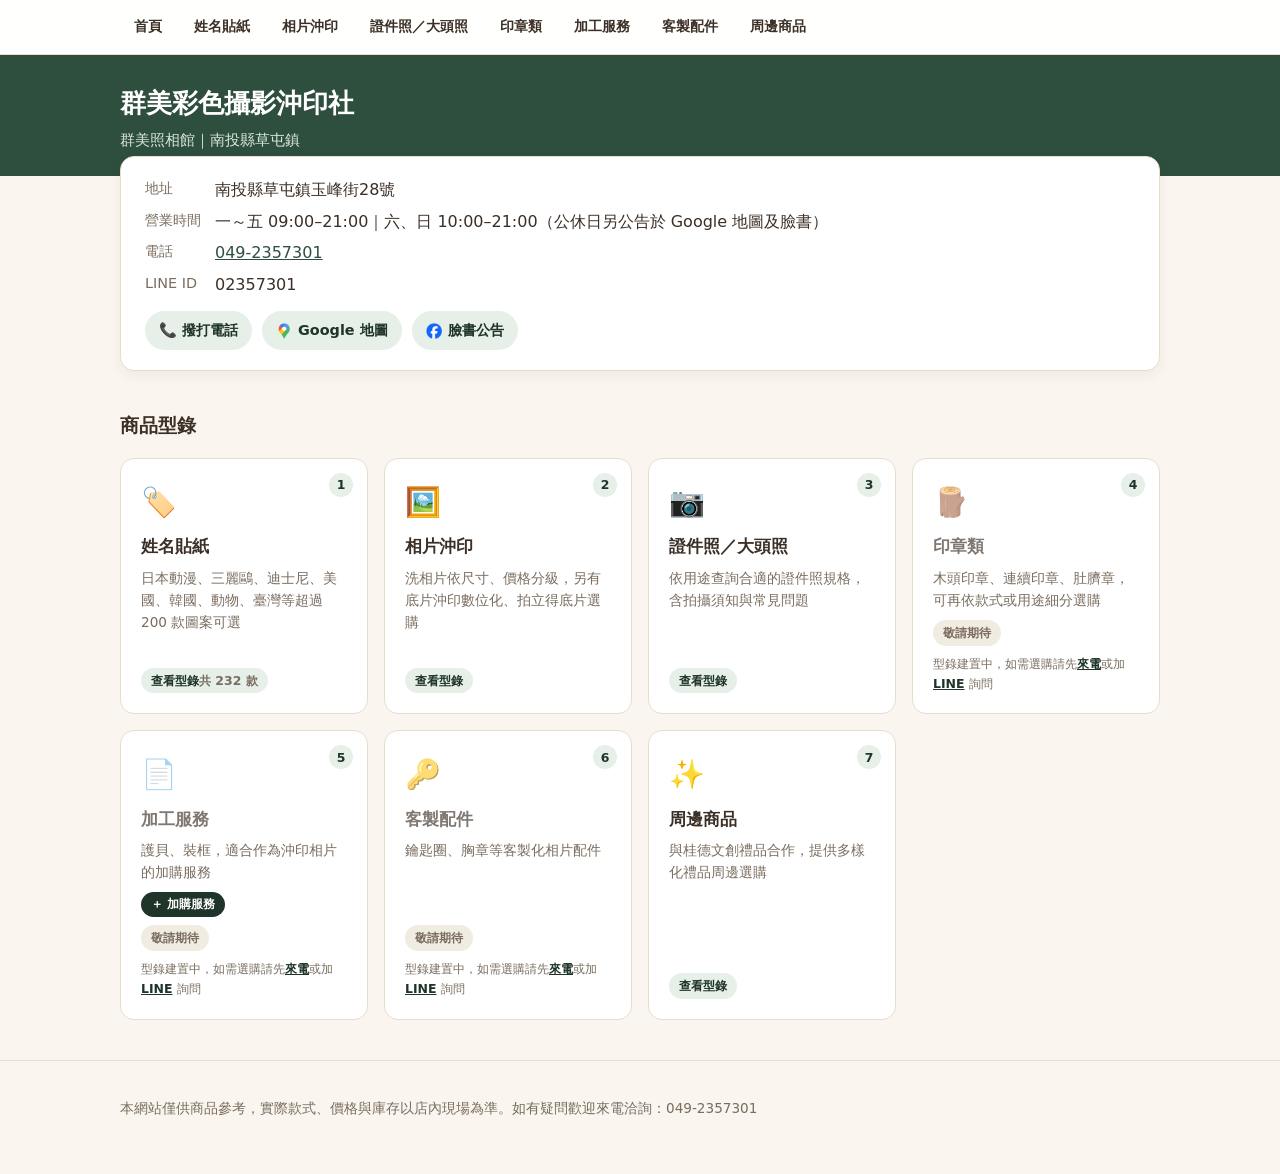
<file: index.html>
<!DOCTYPE html>
<html lang="zh-Hant">
<head>
<meta charset="UTF-8">
<meta name="viewport" content="width=device-width, initial-scale=1.0">
<title>群美彩色攝影沖印社｜群美照相館</title>
<meta name="description" content="群美彩色攝影沖印社（群美照相館）商品型錄：姓名貼紙、相片沖印、證件照、印章類、加工服務、客製配件、周邊商品等">
<link rel="stylesheet" href="assets/css/style.css">
</head>
<body>

<nav class="top-nav"><div class="container top-nav-inner" id="top-nav"><a class="top-nav-link" href="index.html">首頁</a></div></nav>

<header class="site-header">
  <div class="container">
    <h1 class="shop-name">群美彩色攝影沖印社</h1>
    <p class="shop-tagline">群美照相館｜南投縣草屯鎮</p>
  </div>
</header>

<div class="container">
  <section class="contact-card">
    <dl>
      <dt>地址</dt>
      <dd>南投縣草屯鎮玉峰街28號</dd>
      <dt>營業時間</dt>
      <dd>一～五 09:00–21:00｜六、日 10:00–21:00（公休日另公告於 Google 地圖及臉書）</dd>
      <dt>電話</dt>
      <dd><a href="tel:0492357301">049-2357301</a></dd>
      <dt>LINE ID</dt>
      <dd>02357301</dd>
    </dl>
    <div class="contact-links">
      <a href="tel:0492357301">📞 撥打電話</a>
      <a href="https://maps.app.goo.gl/vcmczfnRVmaAkrhf8" target="_blank" rel="noopener"><img src="assets/images/icons/googlemap.png" alt="" class="link-icon"> Google 地圖</a>
      <a href="https://www.facebook.com/people/%E7%BE%A4%E7%BE%8E%E7%9B%B8%E9%A4%A8/100057357283445/" target="_blank" rel="noopener"><img src="assets/images/icons/facebook.png" alt="" class="link-icon"> 臉書公告</a>
    </div>
  </section>

  <h2 class="section-title">商品型錄</h2>
  <div class="category-grid" id="category-grid"></div>
</div>

<footer class="site-footer">
  <div class="container">
    <p>本網站僅供商品參考，實際款式、價格與庫存以店內現場為準。如有疑問歡迎來電洽詢：049-2357301</p>
  </div>
</footer>

<div class="visitor-counter" id="visitor-counter" hidden></div>

<script src="assets/js/main.js"></script>
<script>
  loadJson("data/categories.json").then((categories) => {
    const sorted = [...categories].sort((a, b) => (a.number || 0) - (b.number || 0));
    renderCategoryGrid(sorted, document.getElementById("category-grid"));
    renderTopNav(sorted, document.getElementById("top-nav"), "");
    scrollToHash();
  });
  renderVisitorCounter(document.getElementById("visitor-counter"));
</script>
</body>
</html>
</file>
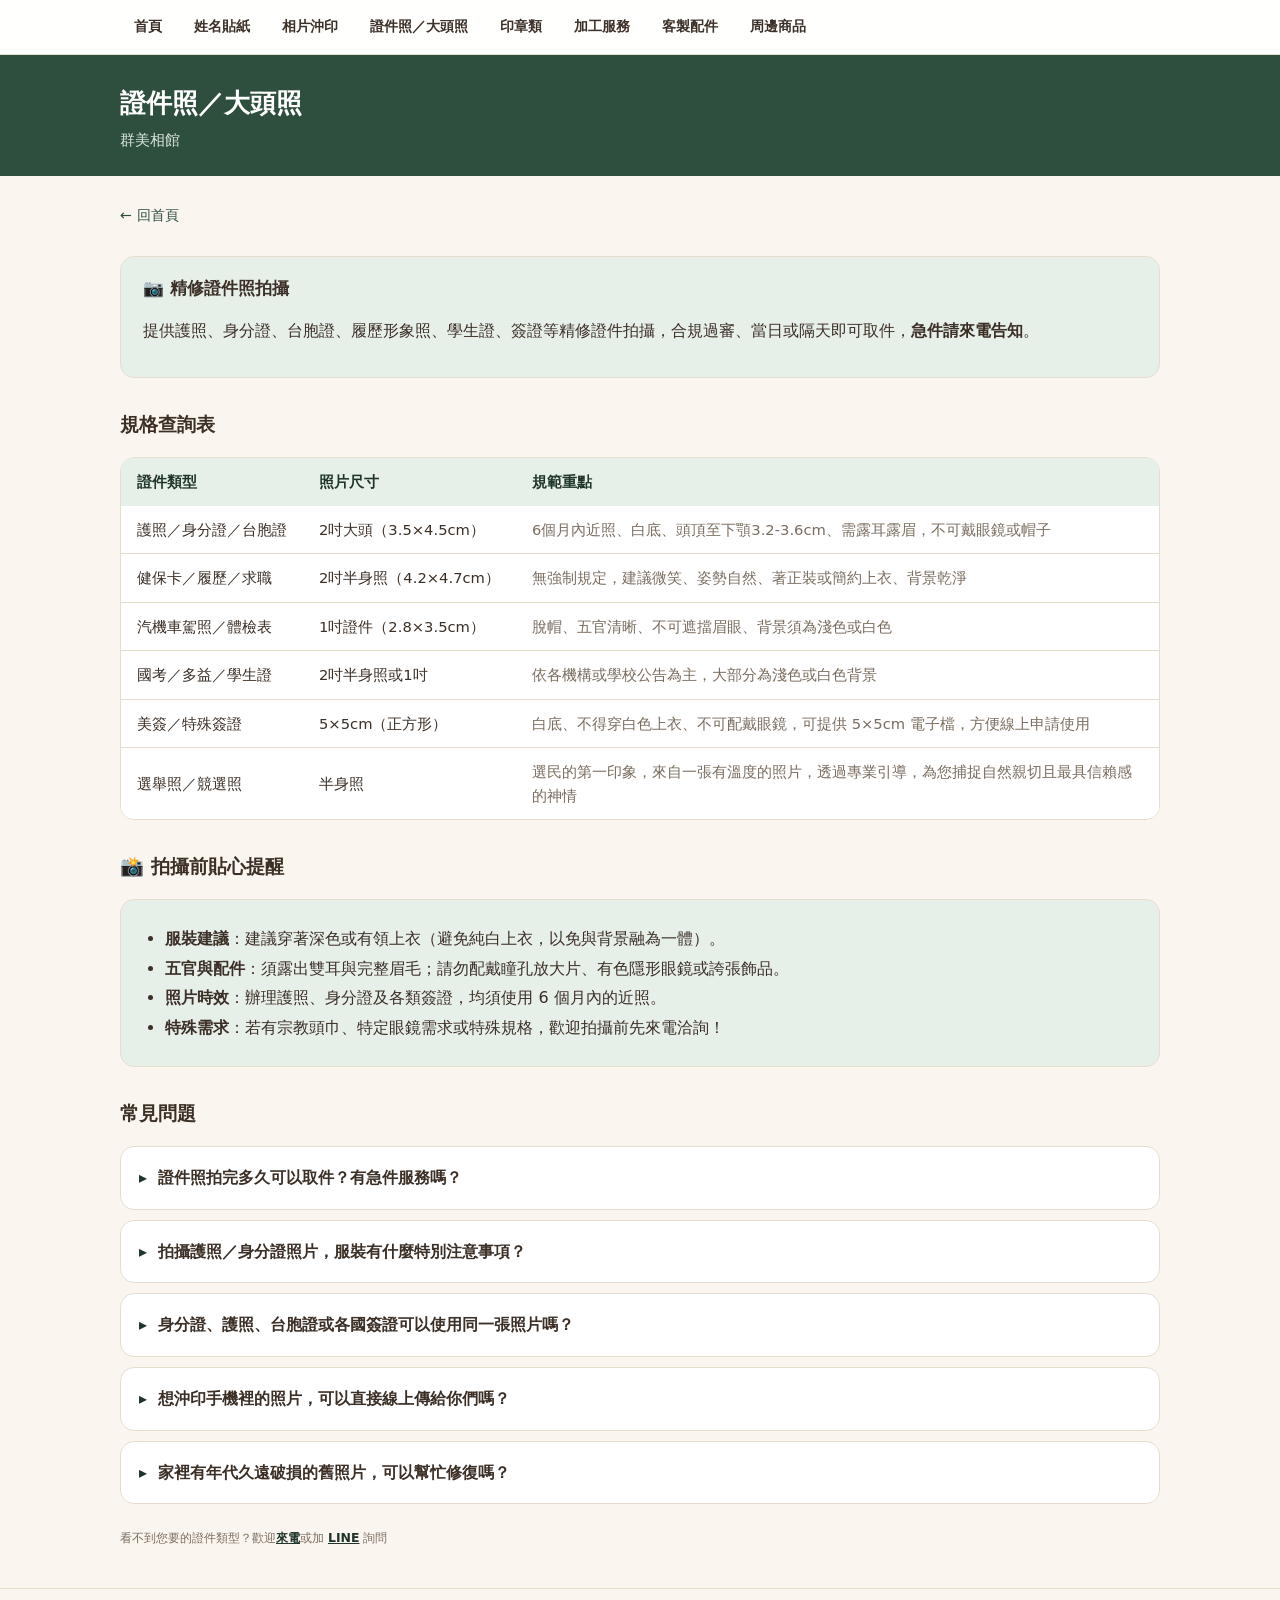
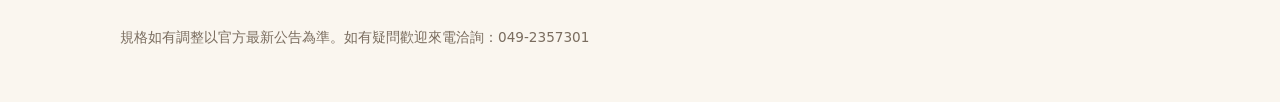
<file: products/id-photos.html>
<!DOCTYPE html>
<html lang="zh-Hant">
<head>
<meta charset="UTF-8">
<meta name="viewport" content="width=device-width, initial-scale=1.0">
<title>證件照／大頭照｜群美彩色攝影沖印社</title>
<meta name="description" content="群美照相館證件照規格查詢：護照、身分證、台胞證、健保卡、履歷照、學生證、駕照、體檢表、美簽等各類證件照尺寸與拍攝須知">
<link rel="stylesheet" href="../assets/css/style.css">
</head>
<body>

<nav class="top-nav"><div class="container top-nav-inner" id="top-nav"><a class="top-nav-link" href="../index.html">首頁</a></div></nav>

<header class="site-header">
  <div class="container">
    <h1 class="shop-name">證件照／大頭照</h1>
    <p class="shop-tagline">群美相館</p>
  </div>
</header>

<div class="container">
  <p class="breadcrumb"><a href="../index.html">← 回首頁</a></p>

  <section class="order-info">
    <h2 class="order-info-title">📷 精修證件照拍攝</h2>
    <p>提供護照、身分證、台胞證、履歷形象照、學生證、簽證等精修證件拍攝，合規過審、當日或隔天即可取件，<strong>急件請來電告知</strong>。</p>
  </section>

  <h2 class="section-title">規格查詢表</h2>
  <div class="table-wrap">
    <table class="price-table">
      <thead>
        <tr>
          <th>證件類型</th>
          <th>照片尺寸</th>
          <th>規範重點</th>
        </tr>
      </thead>
      <tbody id="spec-table-body"></tbody>
    </table>
  </div>

  <h2 class="section-title">📸 拍攝前貼心提醒</h2>
  <section class="order-info">
    <ul>
      <li><strong>服裝建議</strong>：建議穿著深色或有領上衣（避免純白上衣，以免與背景融為一體）。</li>
      <li><strong>五官與配件</strong>：須露出雙耳與完整眉毛；請勿配戴瞳孔放大片、有色隱形眼鏡或誇張飾品。</li>
      <li><strong>照片時效</strong>：辦理護照、身分證及各類簽證，均須使用 6 個月內的近照。</li>
      <li><strong>特殊需求</strong>：若有宗教頭巾、特定眼鏡需求或特殊規格，歡迎拍攝前先來電洽詢！</li>
    </ul>
  </section>

  <h2 class="section-title">常見問題</h2>
  <div class="faq-list">
    <details class="faq-item">
      <summary>證件照拍完多久可以取件？有急件服務嗎？</summary>
      <p>一般會約隔天或後天取件，若急申辦證件，現場提供快速取件服務，詳情歡迎直接詢問。</p>
    </details>
    <details class="faq-item">
      <summary>拍攝護照／身分證照片，服裝有什麼特別注意事項？</summary>
      <p>因背景為純白色，請避免穿著白色或淺色上衣；拍攝時需露出雙耳與眉毛，不可配戴有色隱形眼鏡。</p>
    </details>
    <details class="faq-item">
      <summary>身分證、護照、台胞證或各國簽證可以使用同一張照片嗎？</summary>
      <p>可以的！只要是 6 個月內拍攝，且符合「白底、露出雙耳與眉毛、不戴瞳孔放大片、不穿白衣」等最嚴格的規範，即可通用於身分證、護照、台胞證及多數簽證。（註：美簽需要 5×5cm 特殊正方形尺寸，拍攝時告知我們，即可為您同時輸出兩種規格。）</p>
    </details>
    <details class="faq-item">
      <summary>想沖印手機裡的照片，可以直接線上傳給你們嗎？</summary>
      <p>可以！加入群美 LINE 官方帳號（ID：02357301），直接將相片以高畫質傳送並註明數量與尺寸即可，詳細步驟請參考<a href="photo-printing.html">相片沖印頁面</a>。</p>
    </details>
    <details class="faq-item">
      <summary>家裡有年代久遠破損的舊照片，可以幫忙修復嗎？</summary>
      <p>沒問題！我們提供專業舊相片翻修與數位化保存服務，歡迎將實體照片帶至門市評估。</p>
    </details>
  </div>

  <p class="inquiry-line" style="margin-top: 20px;">看不到您要的證件類型？歡迎<a class="inquiry-link" href="tel:0492357301">來電</a>或加 <a class="inquiry-link" href="https://line.me/ti/p/~02357301" target="_blank" rel="noopener">LINE</a> 詢問</p>
</div>

<footer class="site-footer">
  <div class="container">
    <p>規格如有調整以官方最新公告為準。如有疑問歡迎來電洽詢：049-2357301</p>
  </div>
</footer>

<div class="visitor-counter" id="visitor-counter" hidden></div>

<script src="../assets/js/main.js"></script>
<script>
  loadJson("../data/categories.json").then((categories) => {
    renderTopNav(categories, document.getElementById("top-nav"), "../");
  });
  loadJson("../data/id-photos.json").then((rows) => {
    renderSpecTable(rows, document.getElementById("spec-table-body"));
  });
  renderVisitorCounter(document.getElementById("visitor-counter"));
</script>
</body>
</html>
</file>
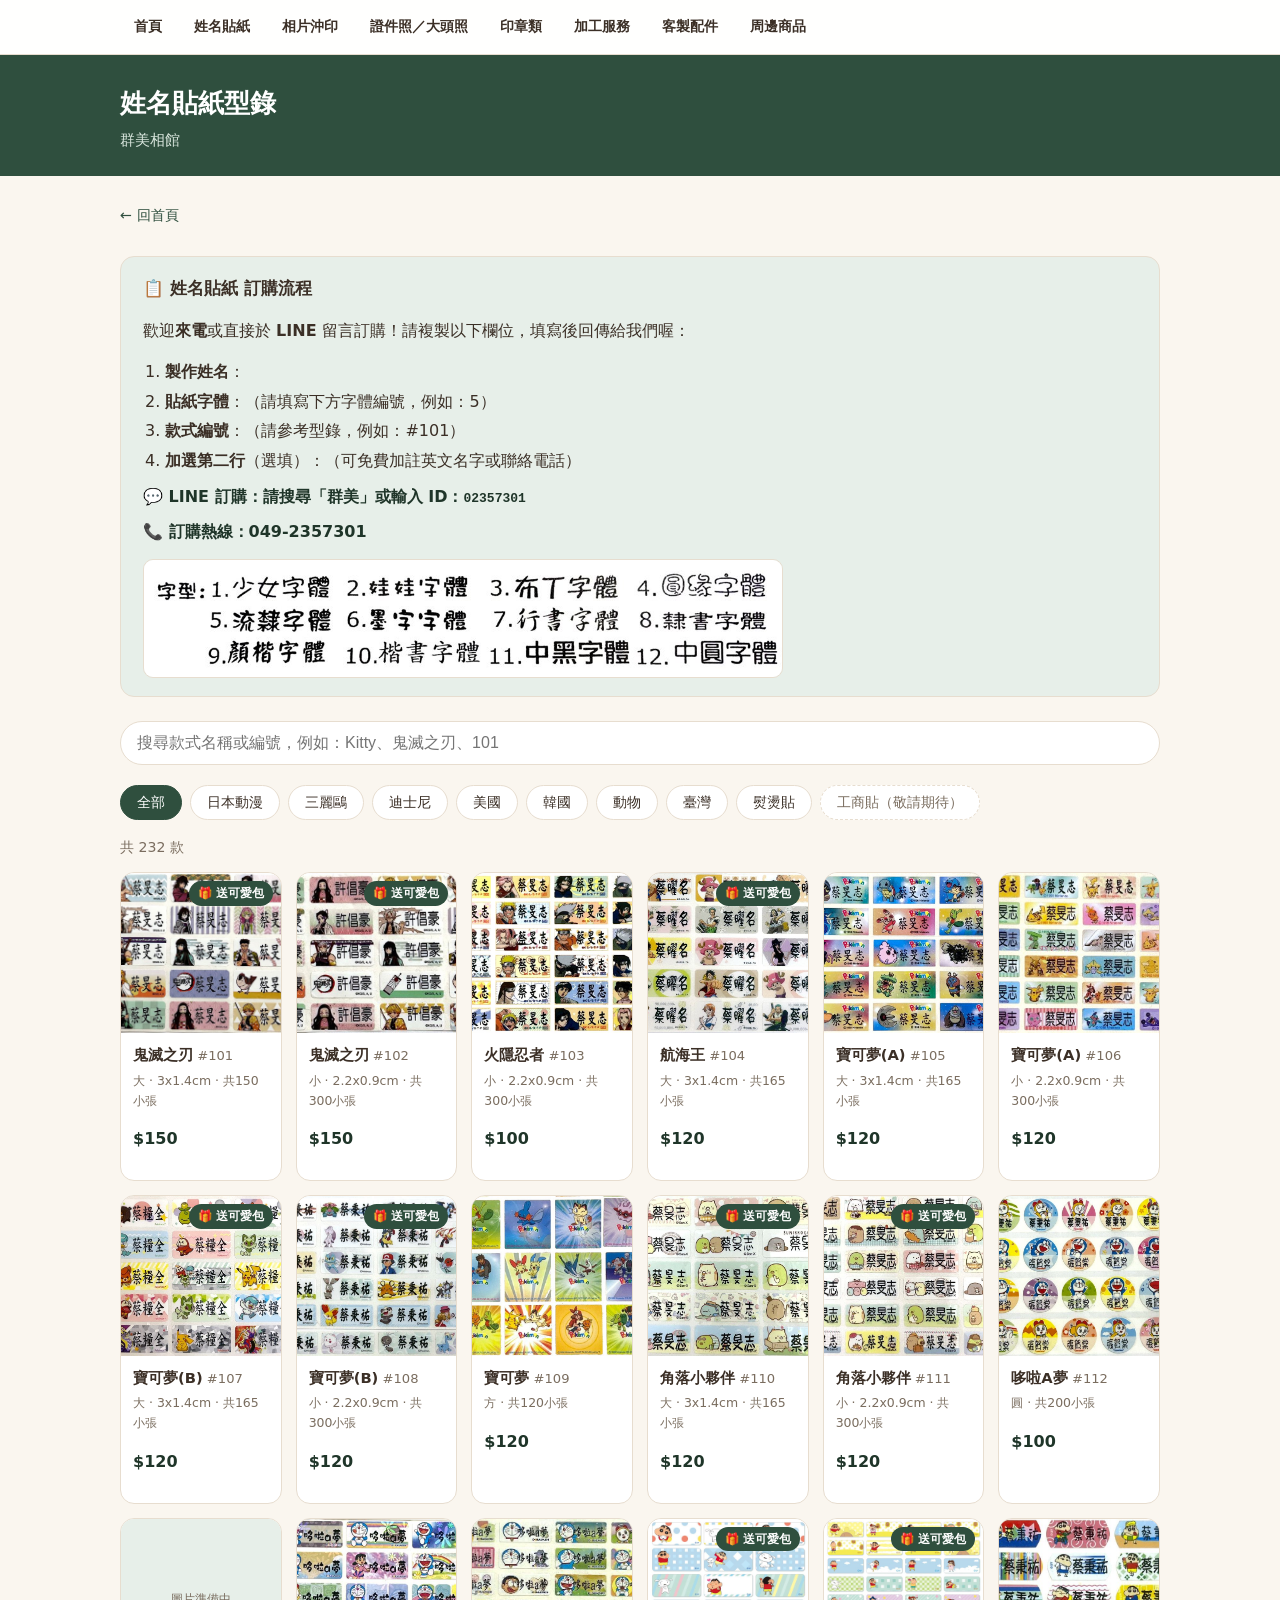
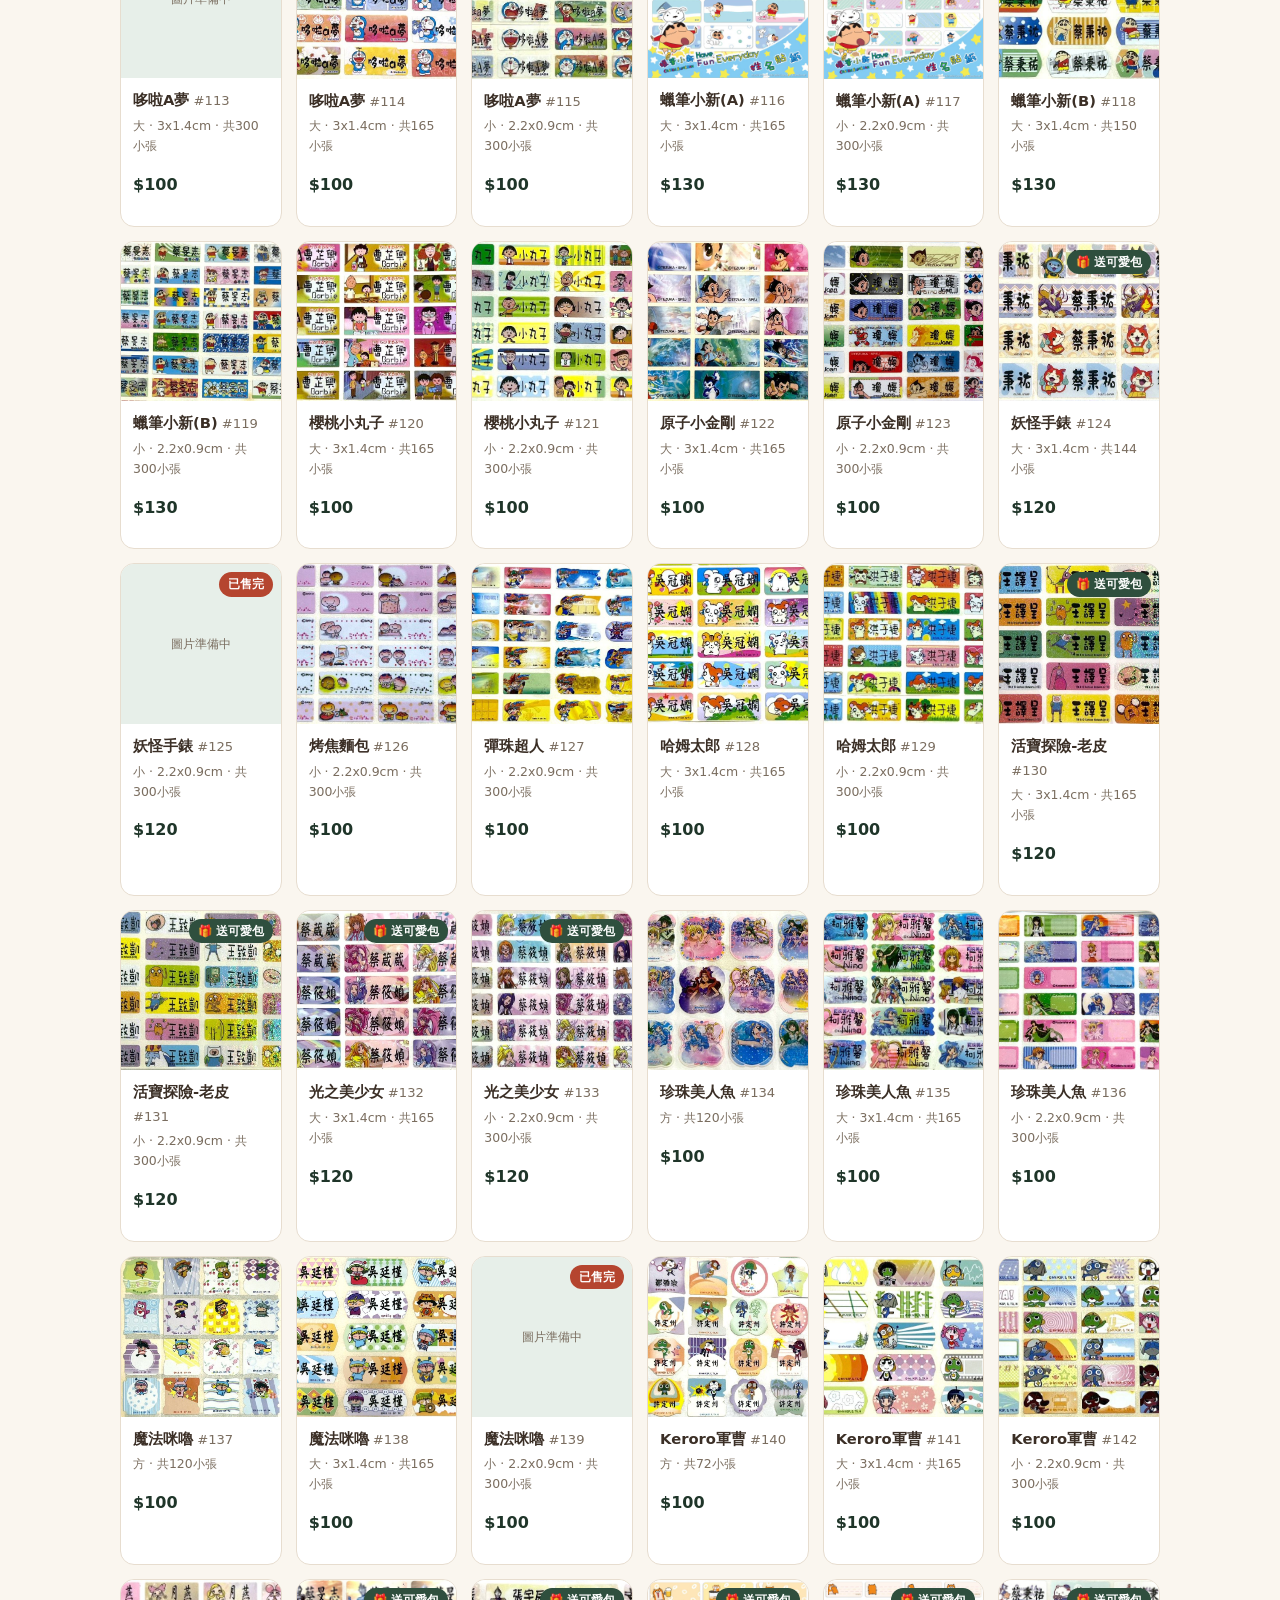
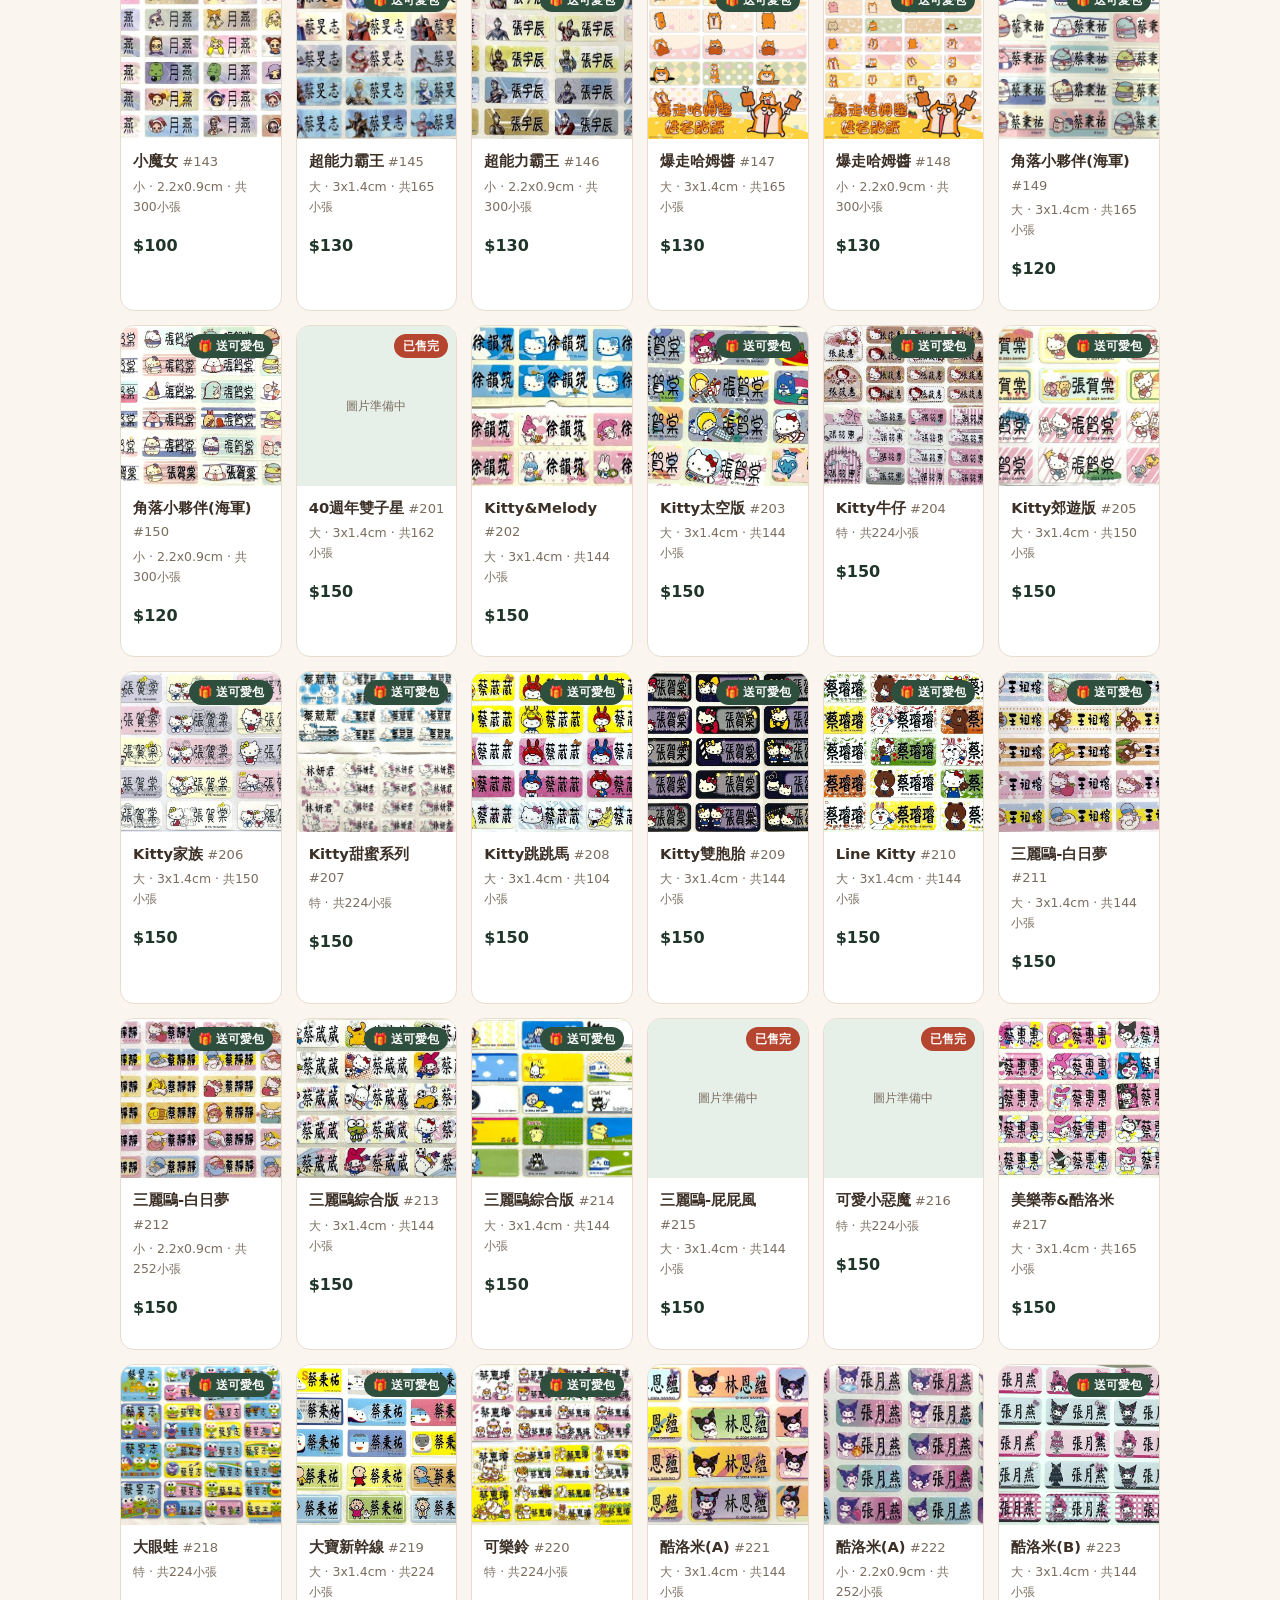
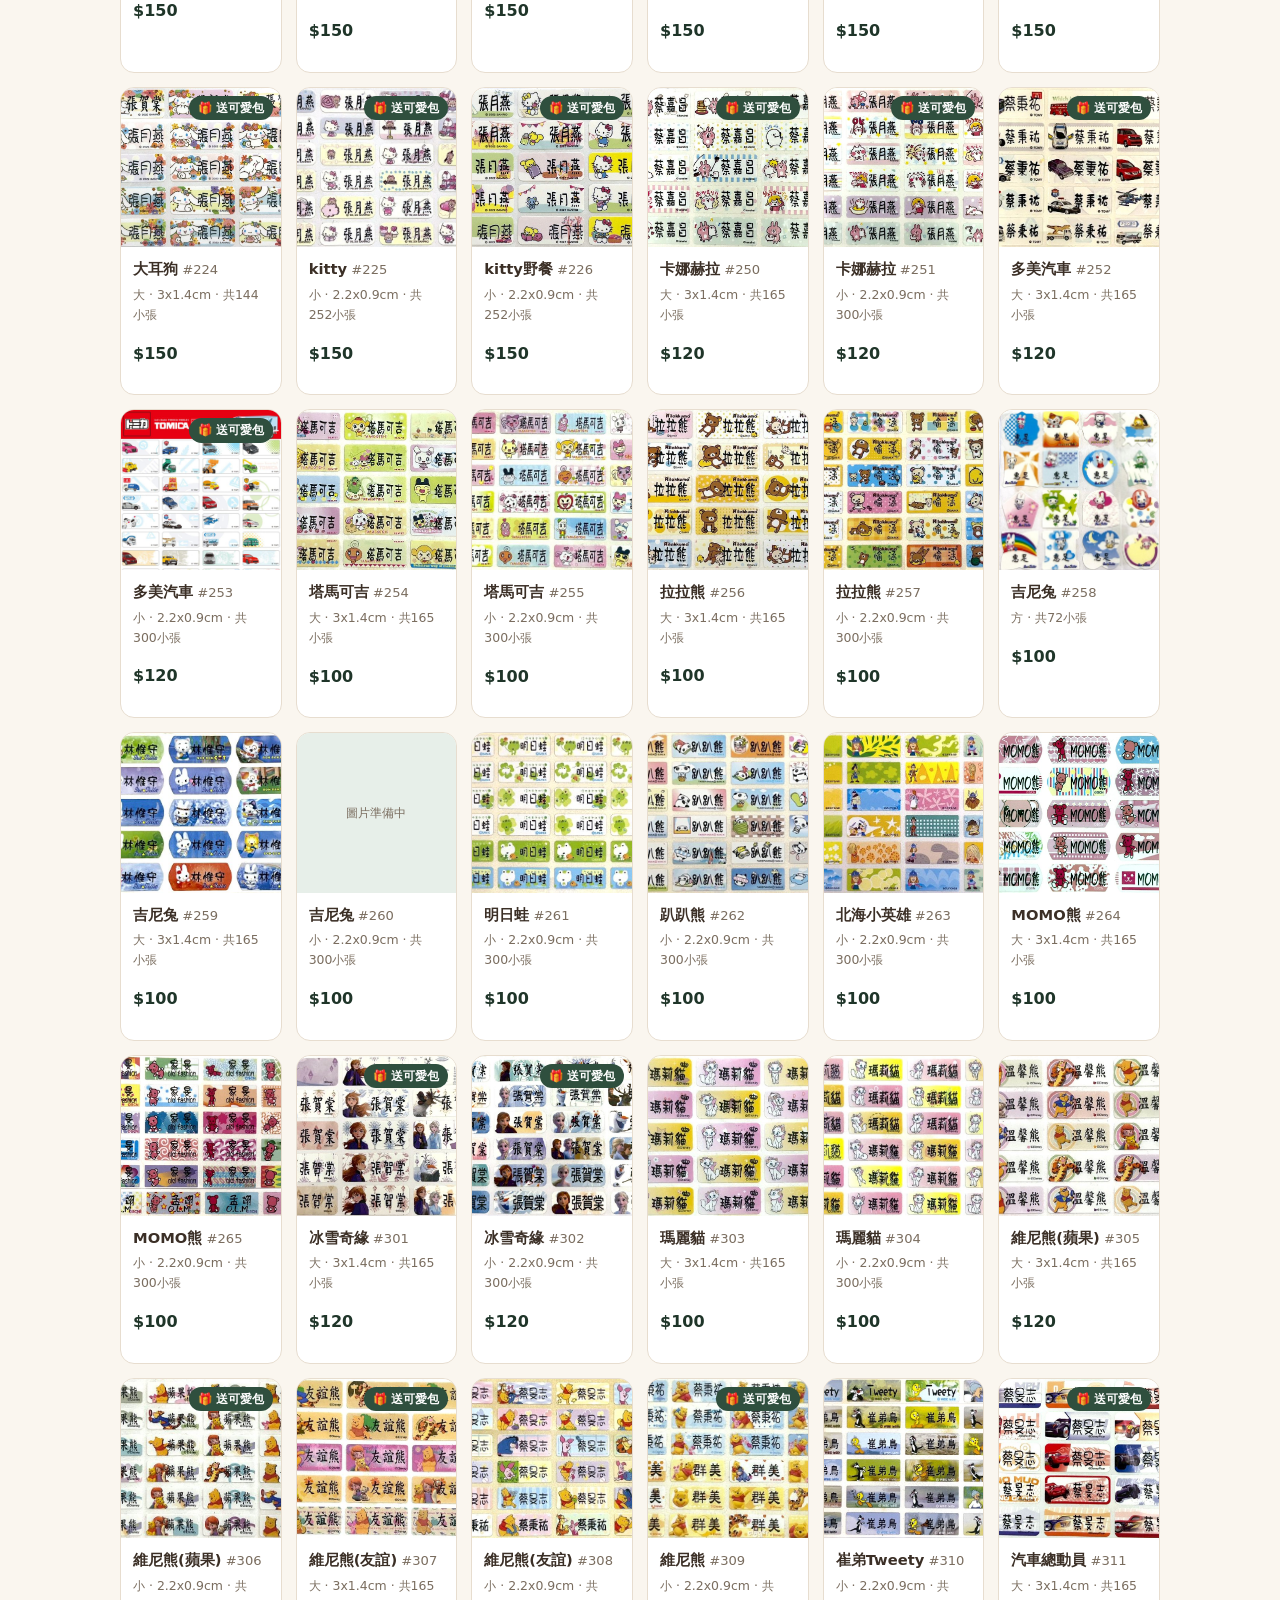
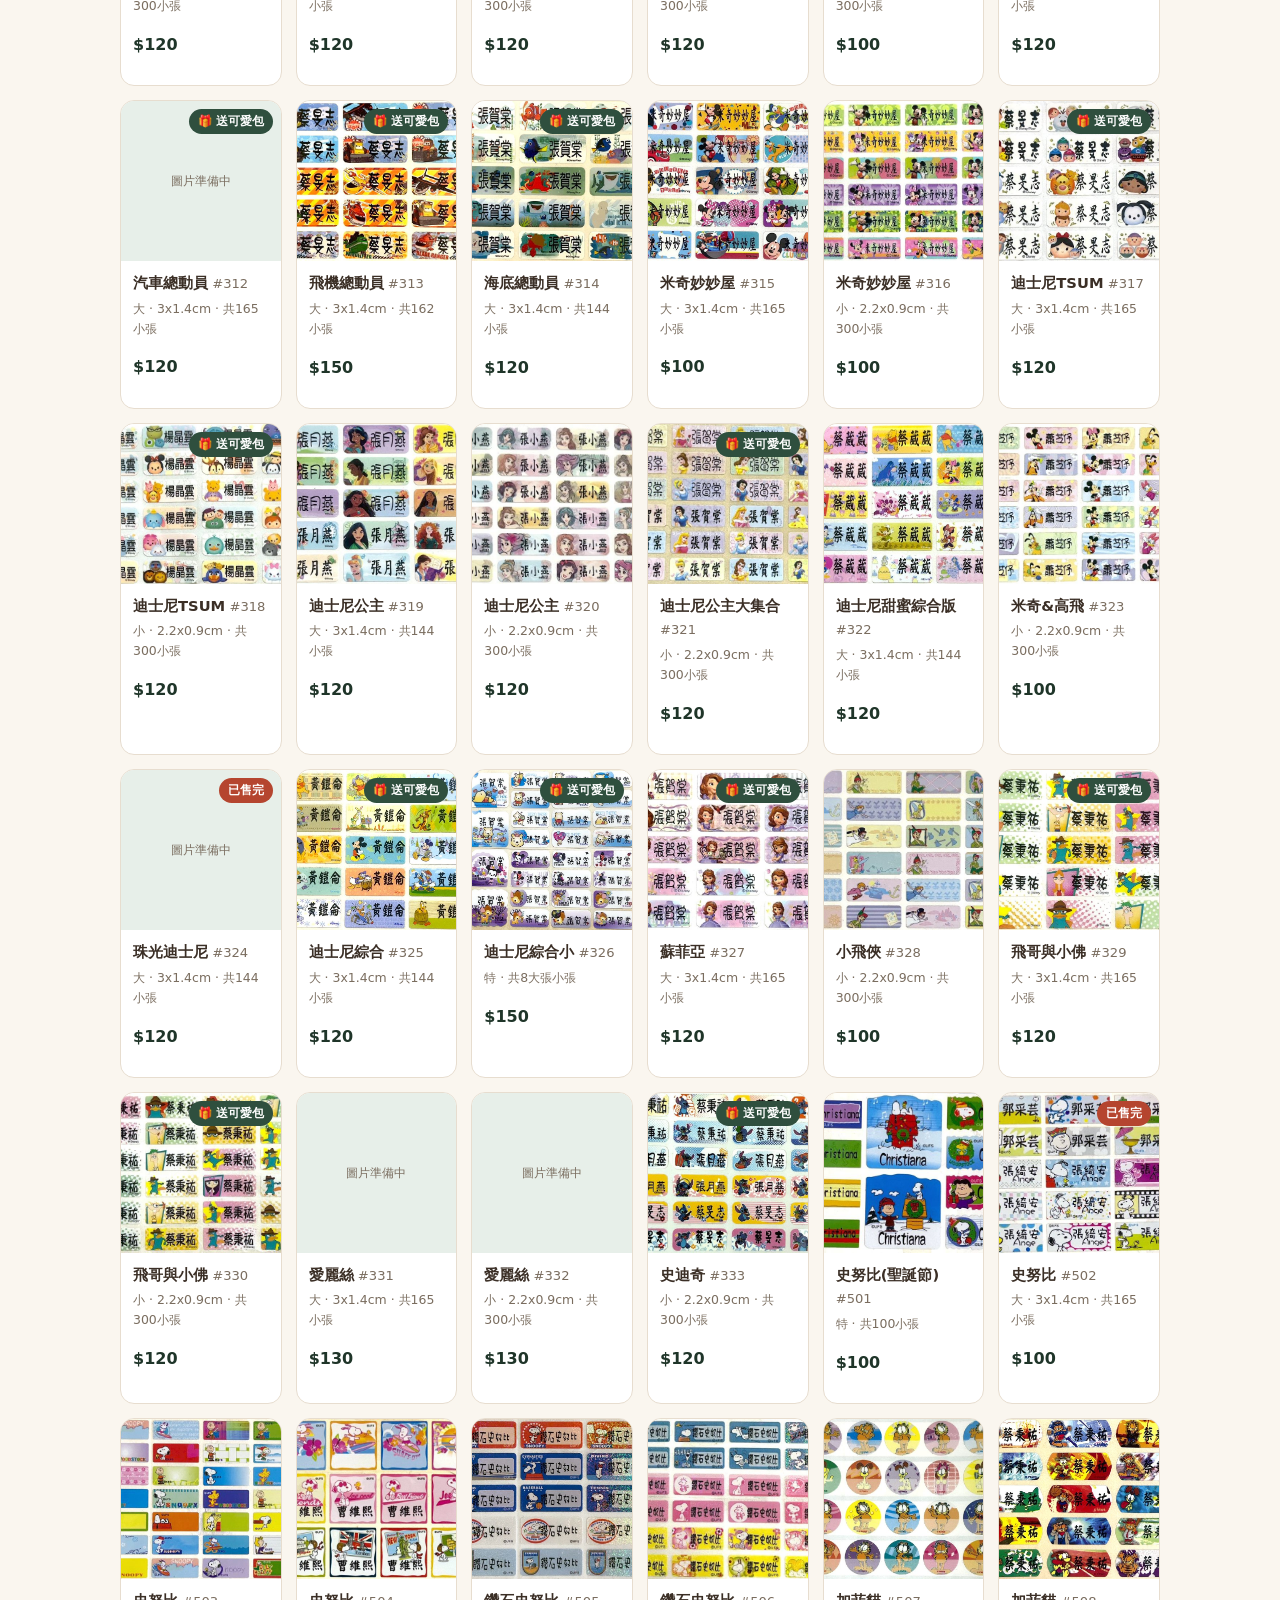
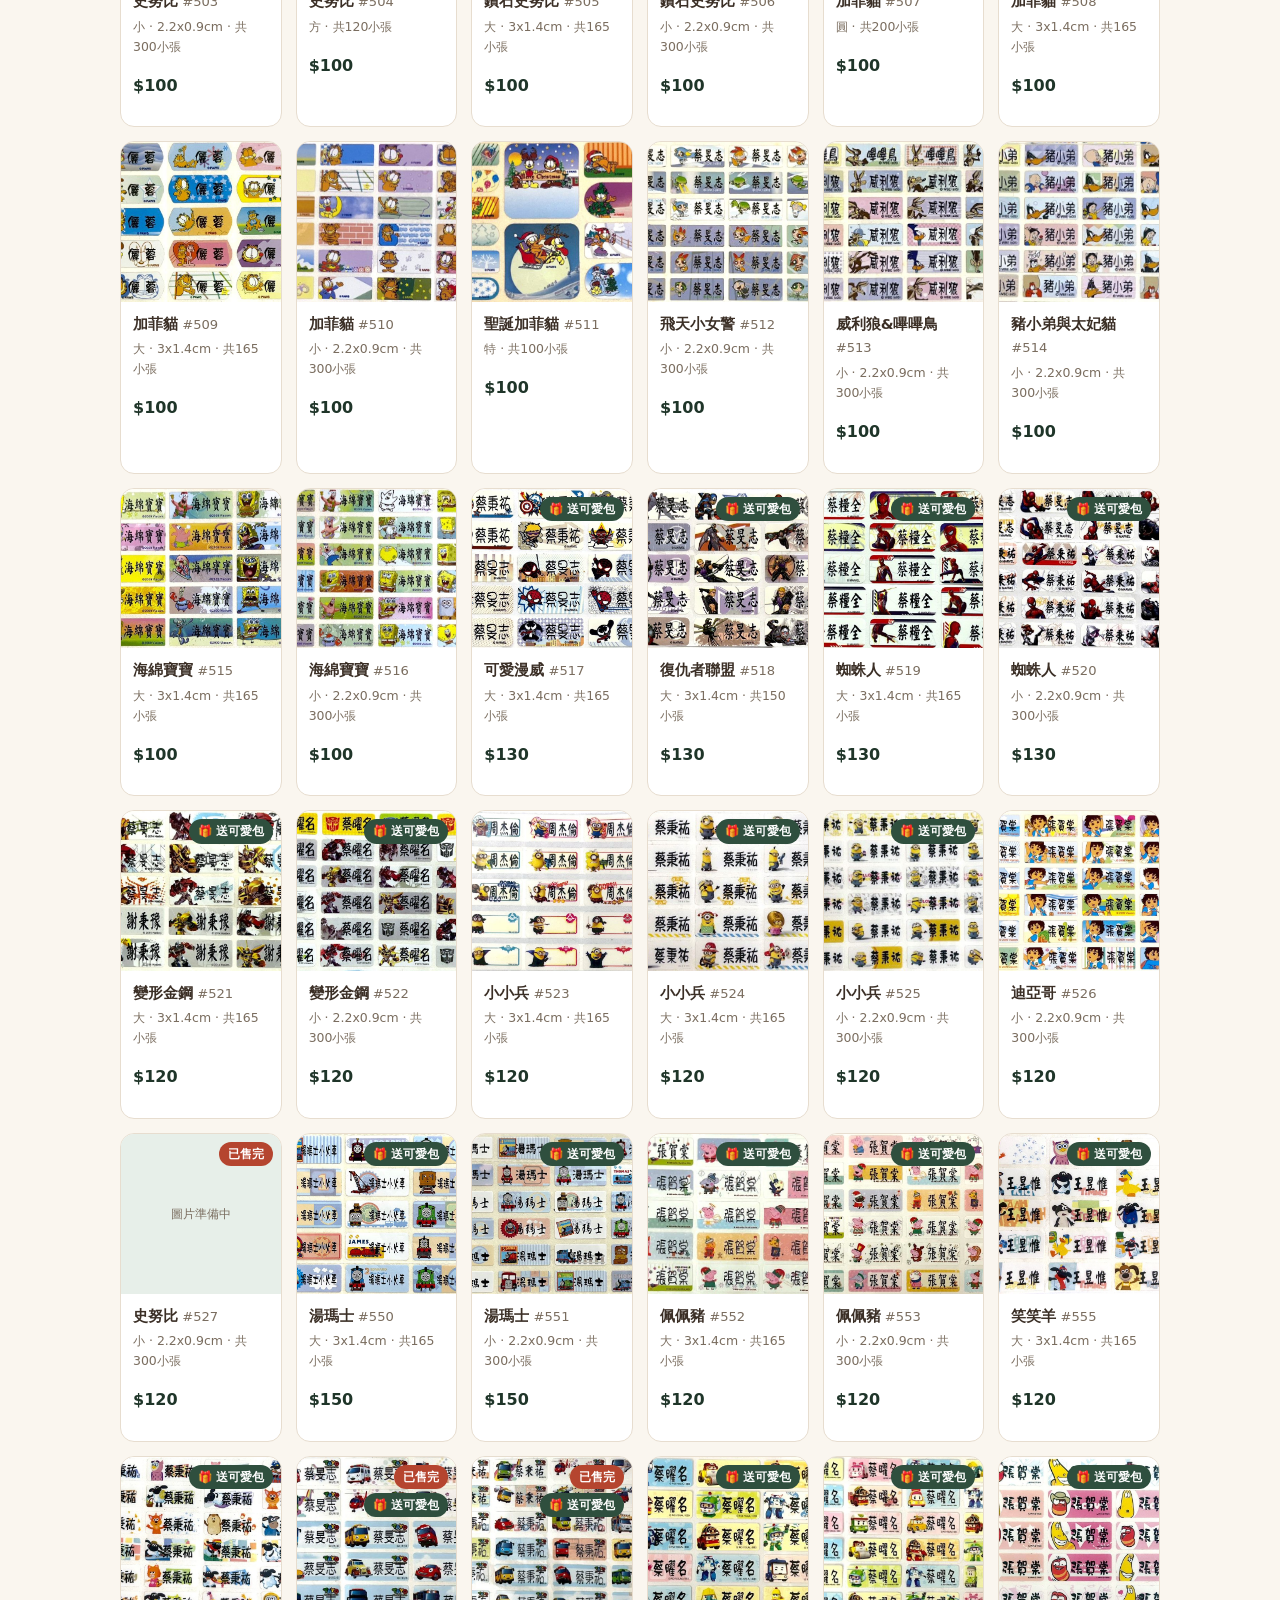
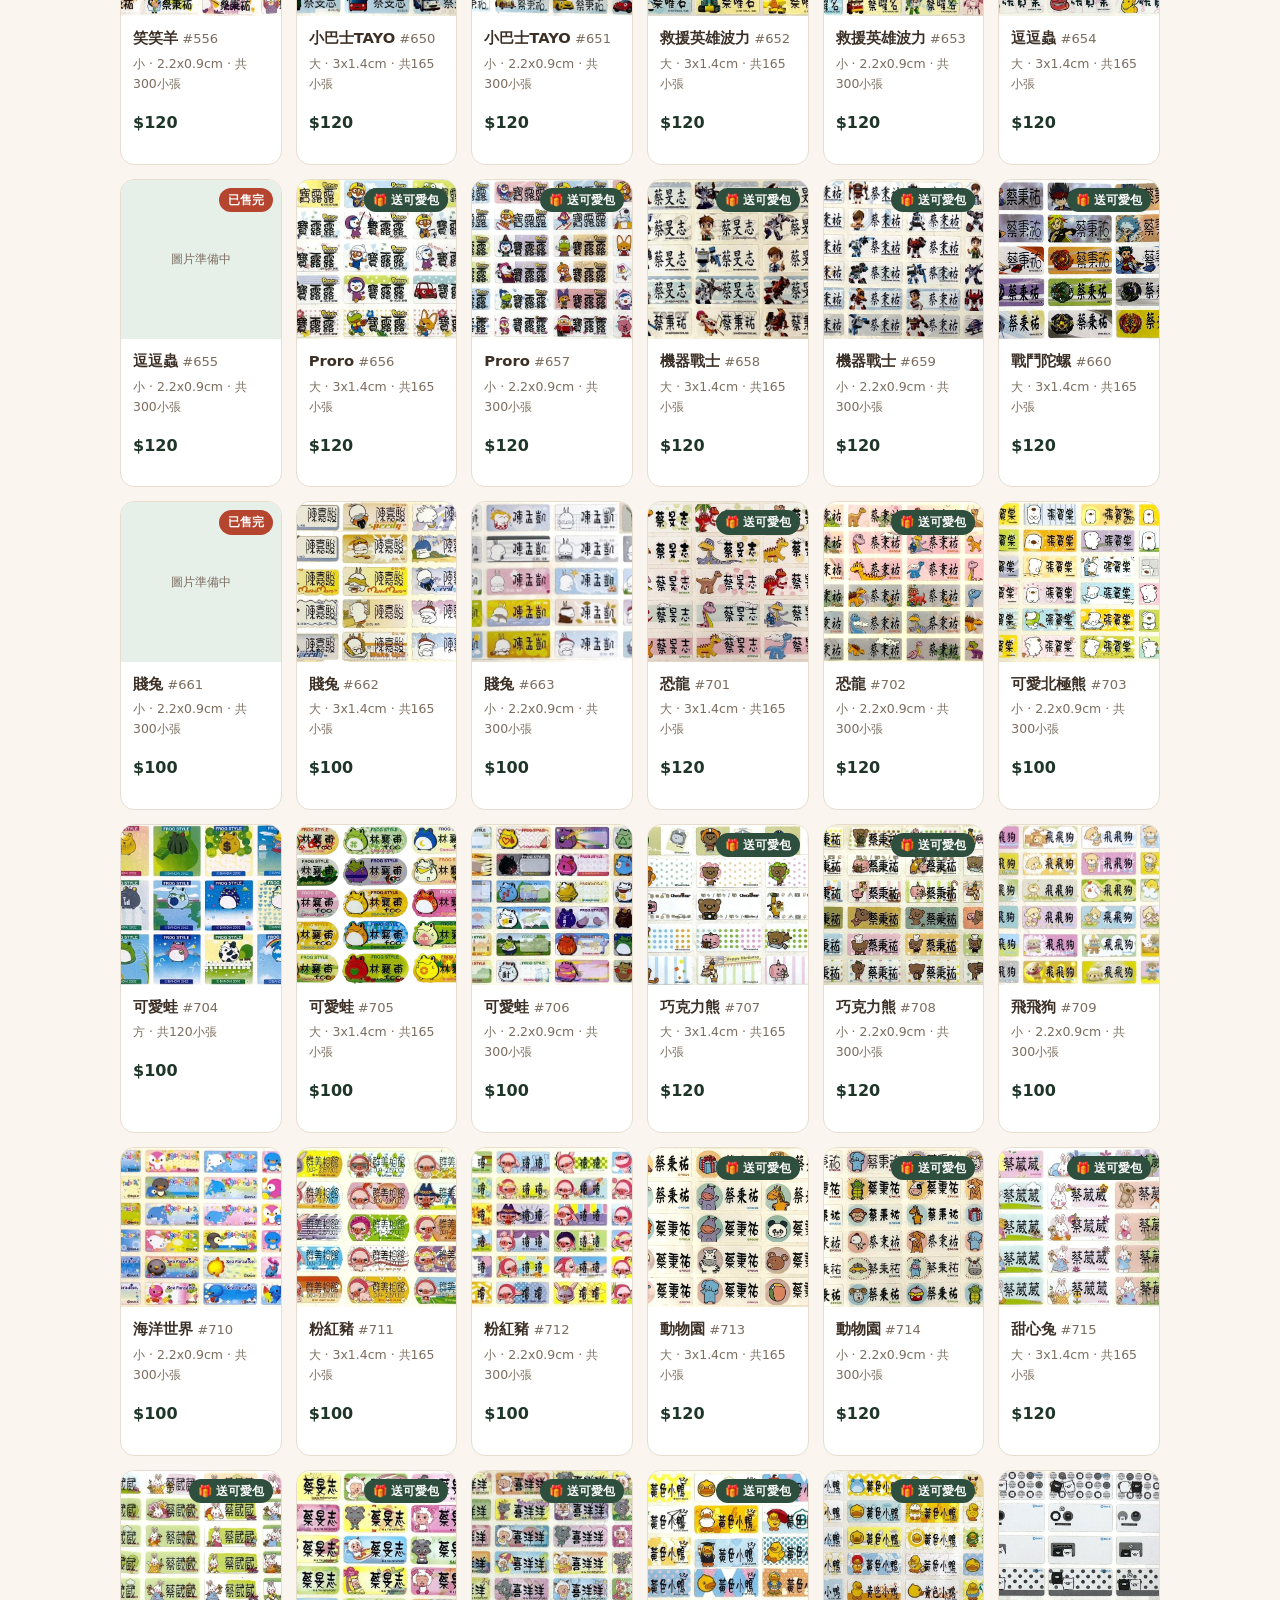
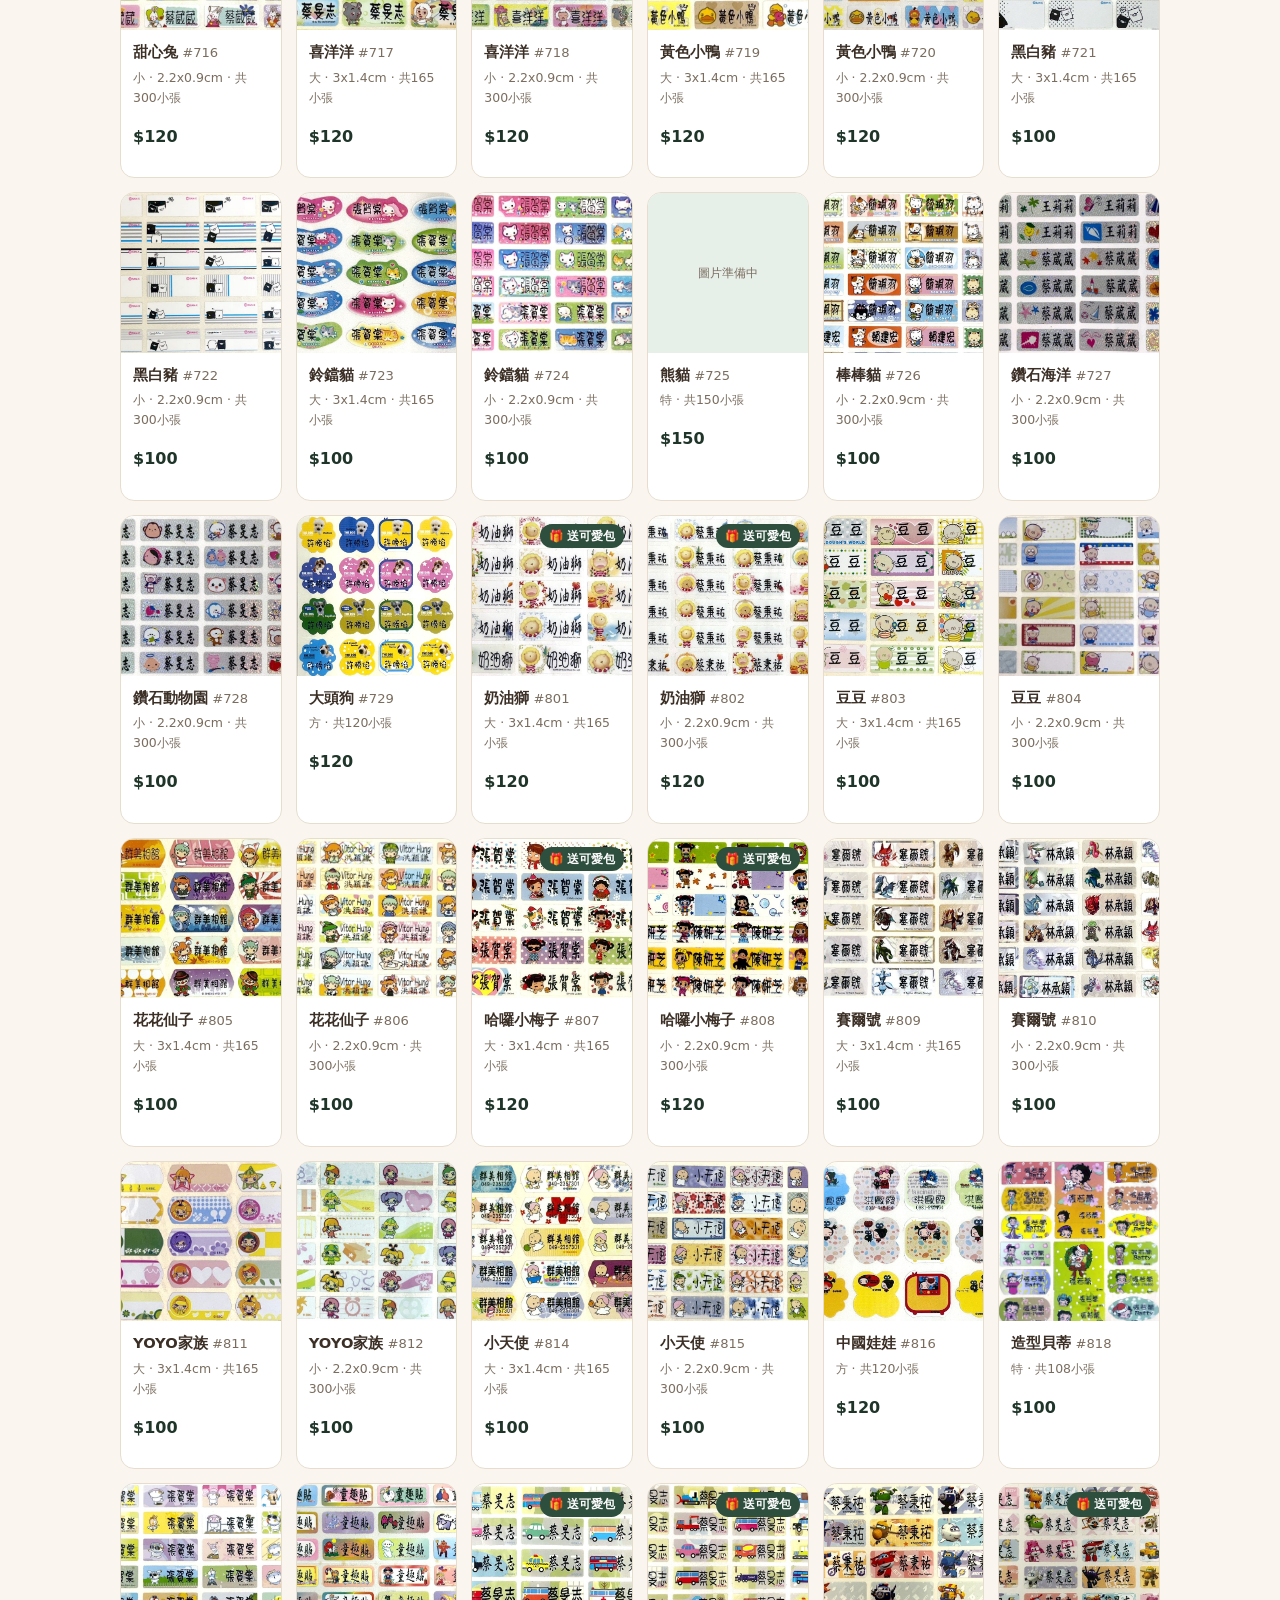
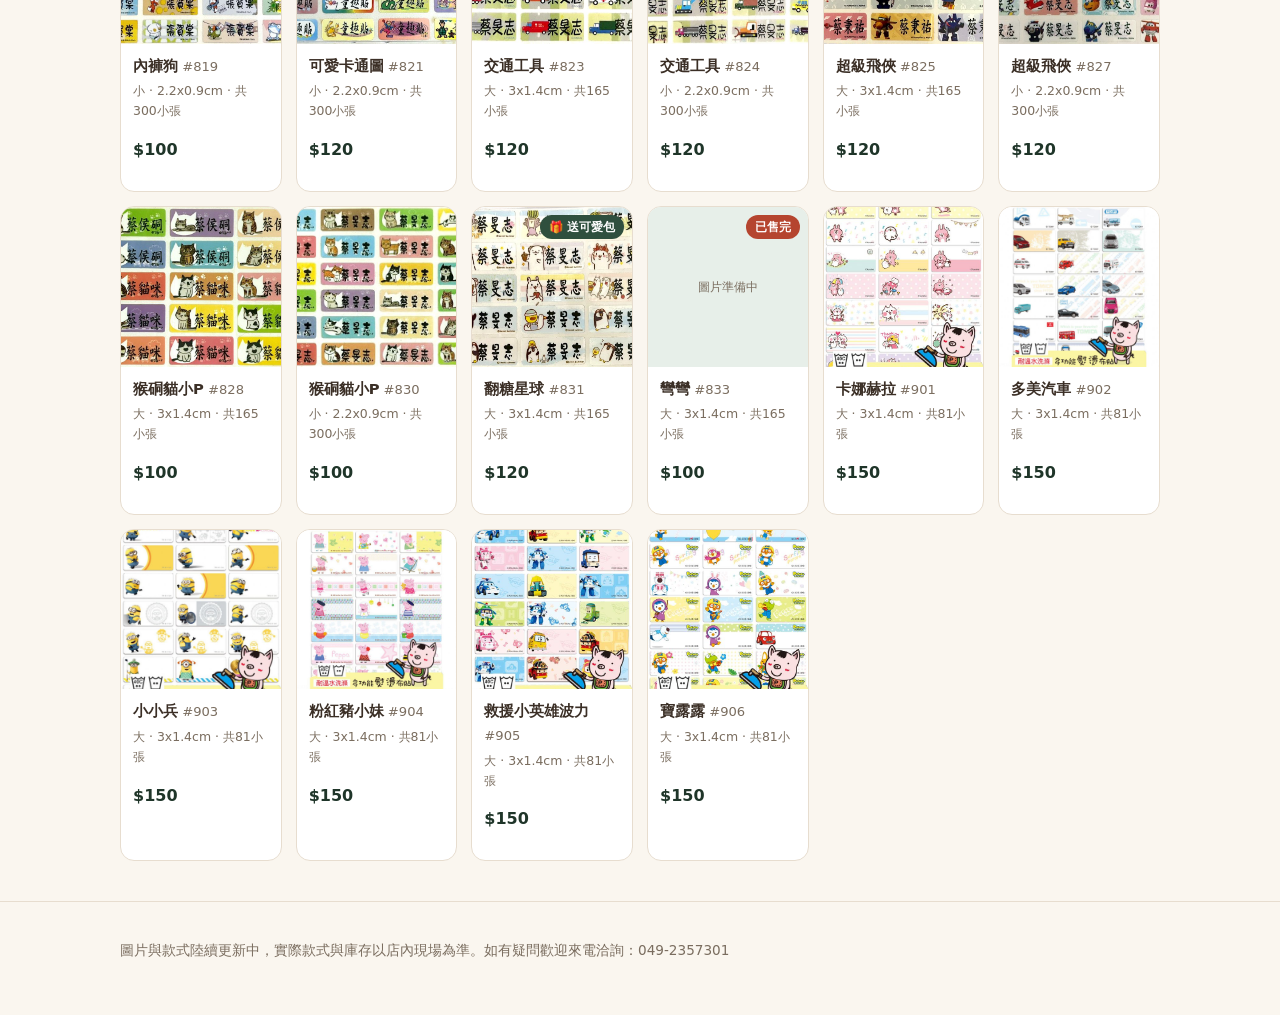
<file: products/name-stickers.html>
<!DOCTYPE html>
<html lang="zh-Hant">
<head>
<meta charset="UTF-8">
<meta name="viewport" content="width=device-width, initial-scale=1.0">
<title>姓名貼紙型錄｜群美彩色攝影沖印社</title>
<meta name="description" content="群美照相館姓名貼紙型錄：日本動漫、三麗鷗、迪士尼、美國、韓國、動物、臺灣等超過200款圖案與價格">
<link rel="stylesheet" href="../assets/css/style.css">
</head>
<body>

<nav class="top-nav"><div class="container top-nav-inner" id="top-nav"><a class="top-nav-link" href="../index.html">首頁</a></div></nav>

<header class="site-header">
  <div class="container">
    <h1 class="shop-name">姓名貼紙型錄</h1>
    <p class="shop-tagline">群美相館</p>
  </div>
</header>

<div class="container">
  <p class="breadcrumb"><a href="../index.html">← 回首頁</a></p>

  <section class="order-info">
    <h2 class="order-info-title">📋 姓名貼紙 訂購流程</h2>
    <p>歡迎<strong>來電</strong>或直接於 <strong>LINE</strong> 留言訂購！請複製以下欄位，填寫後回傳給我們喔：</p>
    <ol>
      <li><strong>製作姓名</strong>：</li>
      <li><strong>貼紙字體</strong>：（請填寫下方字體編號，例如：5）</li>
      <li><strong>款式編號</strong>：（請參考型錄，例如：#101）</li>
      <li><strong>加選第二行</strong>（選填）：（可免費加註英文名字或聯絡電話）</li>
    </ol>
    <p class="order-info-contact">💬 LINE 訂購：請搜尋「群美」或輸入 ID：<code>02357301</code></p>
    <p class="order-info-contact">📞 訂購熱線：049-2357301</p>
    <img src="../assets/images/name-stickers/font-chart.jpg" alt="姓名貼紙字體選項：1少女字體 2娃娃字體 3布丁字體 4圓緣字體 5流隸字體 6墨字字體 7行書字體 8隸書字體 9顏楷字體 10楷書字體 11中黑字體 12中圓字體" class="font-chart-img">
  </section>

  <input type="text" class="search-box" id="search-box" placeholder="搜尋款式名稱或編號，例如：Kitty、鬼滅之刃、101">

  <div class="filter-bar" id="filter-bar"></div>

  <p class="result-count" id="result-count"></p>

  <div class="product-grid" id="product-grid"></div>
</div>

<footer class="site-footer">
  <div class="container">
    <p>圖片與款式陸續更新中，實際款式與庫存以店內現場為準。如有疑問歡迎來電洽詢：049-2357301</p>
  </div>
</footer>

<div class="visitor-counter" id="visitor-counter" hidden></div>

<script src="../assets/js/main.js"></script>
<script>
  loadJson("../data/categories.json").then((categories) => {
    renderTopNav(categories, document.getElementById("top-nav"), "../");
  });
  renderVisitorCounter(document.getElementById("visitor-counter"));
  setupCatalogPage({
    dataPath: "../data/name-stickers.json",
    imageBasePath: "../assets/images/name-stickers/",
    gridEl: document.getElementById("product-grid"),
    filterBarEl: document.getElementById("filter-bar"),
    searchEl: document.getElementById("search-box"),
    countEl: document.getElementById("result-count"),
    comingSoonCategories: ["工商貼"],
  });
</script>
</body>
</html>
</file>
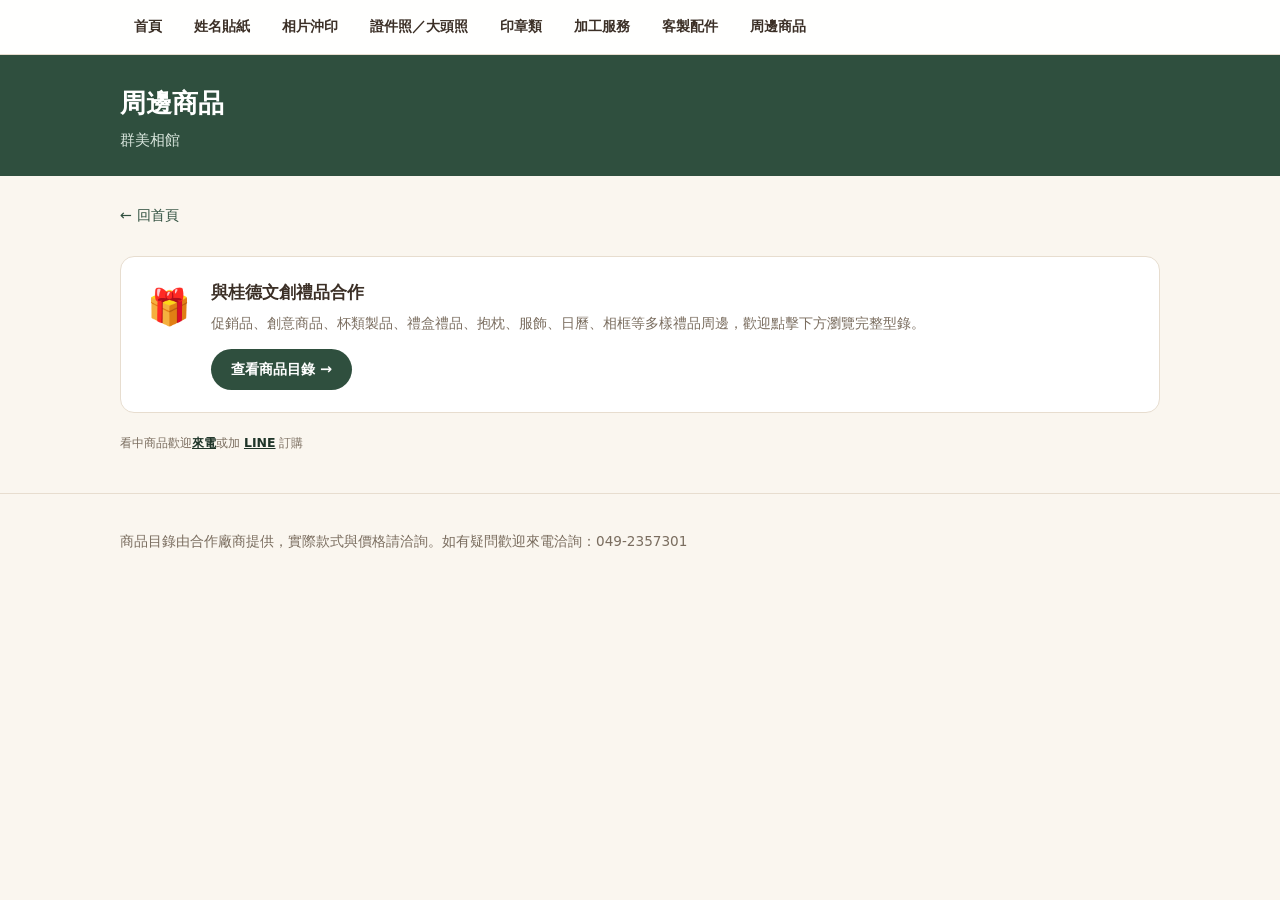
<file: products/peripherals.html>
<!DOCTYPE html>
<html lang="zh-Hant">
<head>
<meta charset="UTF-8">
<meta name="viewport" content="width=device-width, initial-scale=1.0">
<title>周邊商品｜群美彩色攝影沖印社</title>
<meta name="description" content="群美照相館周邊商品：與桂德文創禮品合作，提供多樣化禮品周邊選購">
<link rel="stylesheet" href="../assets/css/style.css">
</head>
<body>

<nav class="top-nav"><div class="container top-nav-inner" id="top-nav"><a class="top-nav-link" href="../index.html">首頁</a></div></nav>

<header class="site-header">
  <div class="container">
    <h1 class="shop-name">周邊商品</h1>
    <p class="shop-tagline">群美相館</p>
  </div>
</header>

<div class="container">
  <p class="breadcrumb"><a href="../index.html">← 回首頁</a></p>

  <div class="partner-card">
    <div class="partner-icon">🎁</div>
    <div class="partner-body">
      <p class="partner-title">與桂德文創禮品合作</p>
      <p class="partner-desc">促銷品、創意商品、杯類製品、禮盒禮品、抱枕、服飾、日曆、相框等多樣禮品周邊，歡迎點擊下方瀏覽完整型錄。</p>
      <a class="partner-link" href="https://giftcc.com.tw/" target="_blank" rel="noopener">查看商品目錄 →</a>
    </div>
  </div>

  <p class="inquiry-line">看中商品歡迎<a class="inquiry-link" href="tel:0492357301">來電</a>或加 <a class="inquiry-link" href="https://line.me/ti/p/~02357301" target="_blank" rel="noopener">LINE</a> 訂購</p>
</div>

<footer class="site-footer">
  <div class="container">
    <p>商品目錄由合作廠商提供，實際款式與價格請洽詢。如有疑問歡迎來電洽詢：049-2357301</p>
  </div>
</footer>

<div class="visitor-counter" id="visitor-counter" hidden></div>

<script src="../assets/js/main.js"></script>
<script>
  loadJson("../data/categories.json").then((categories) => {
    renderTopNav(categories, document.getElementById("top-nav"), "../");
  });
  renderVisitorCounter(document.getElementById("visitor-counter"));
</script>
</body>
</html>
</file>
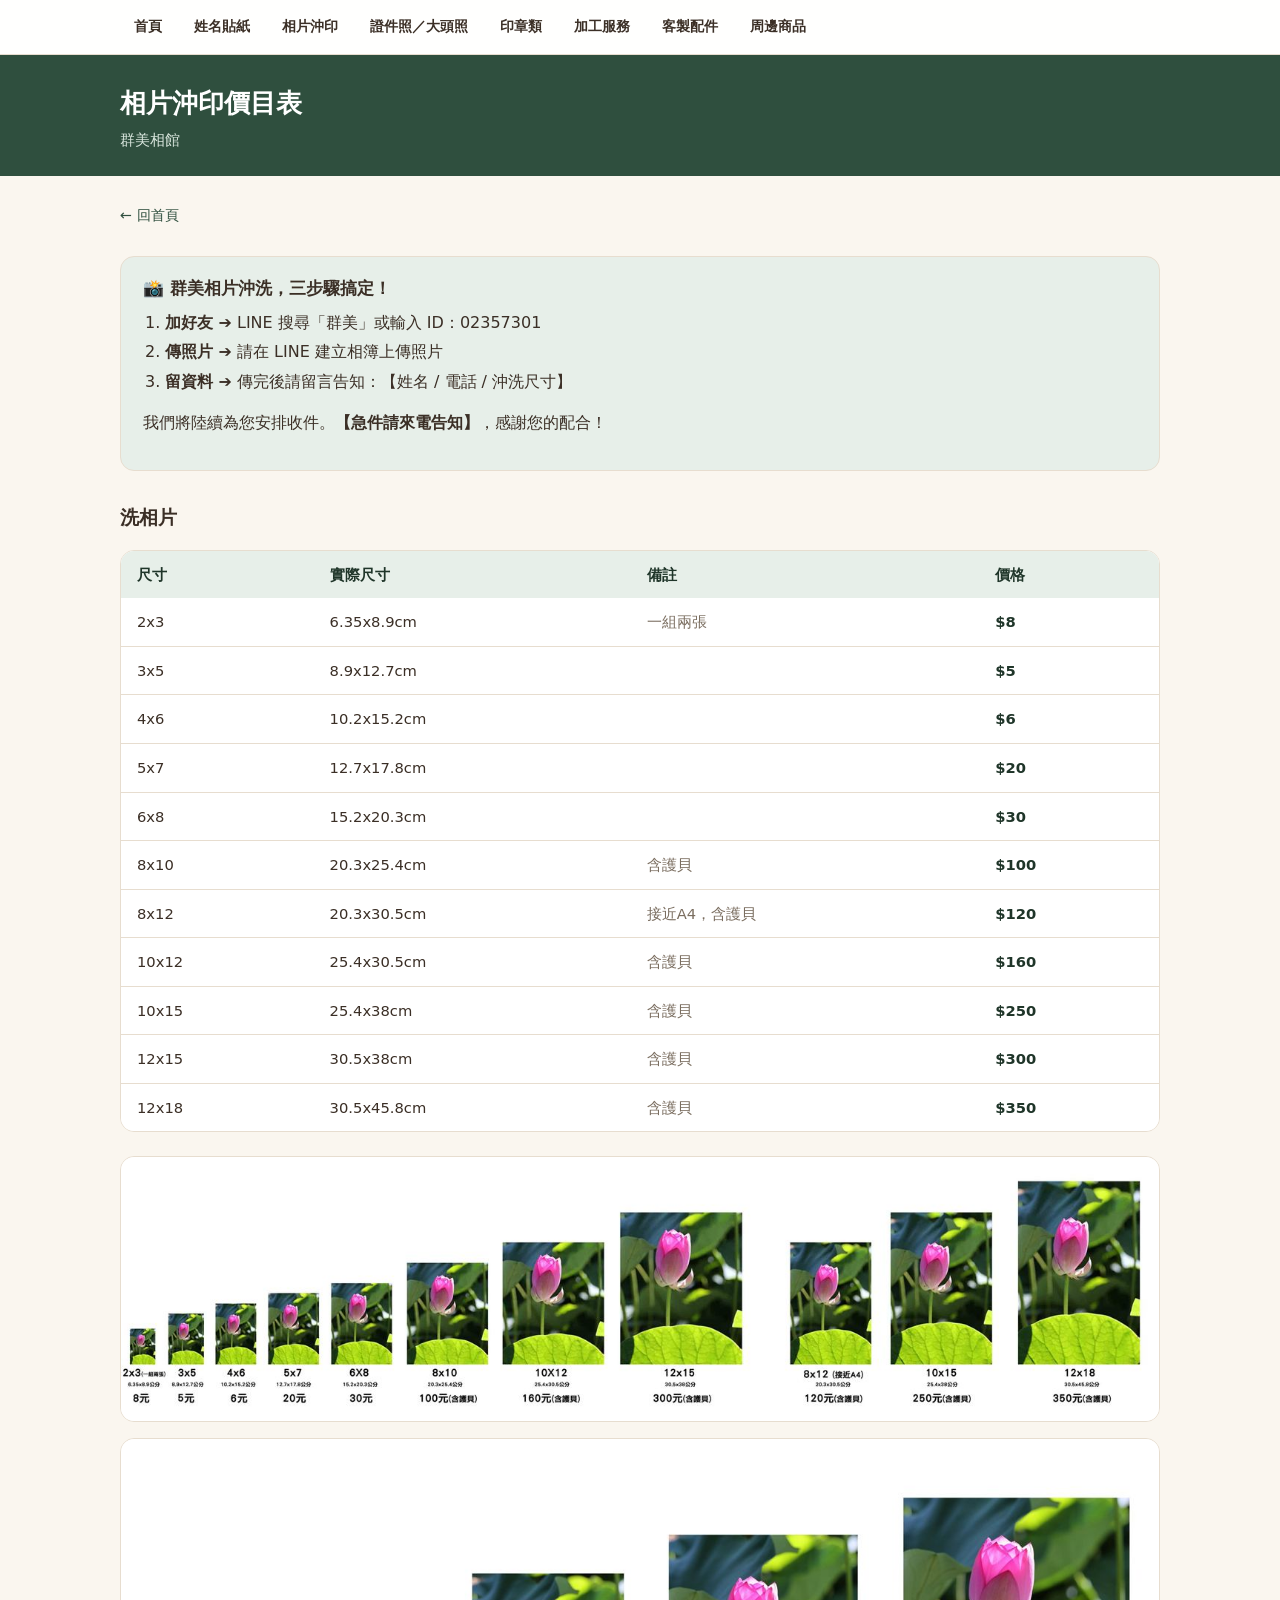
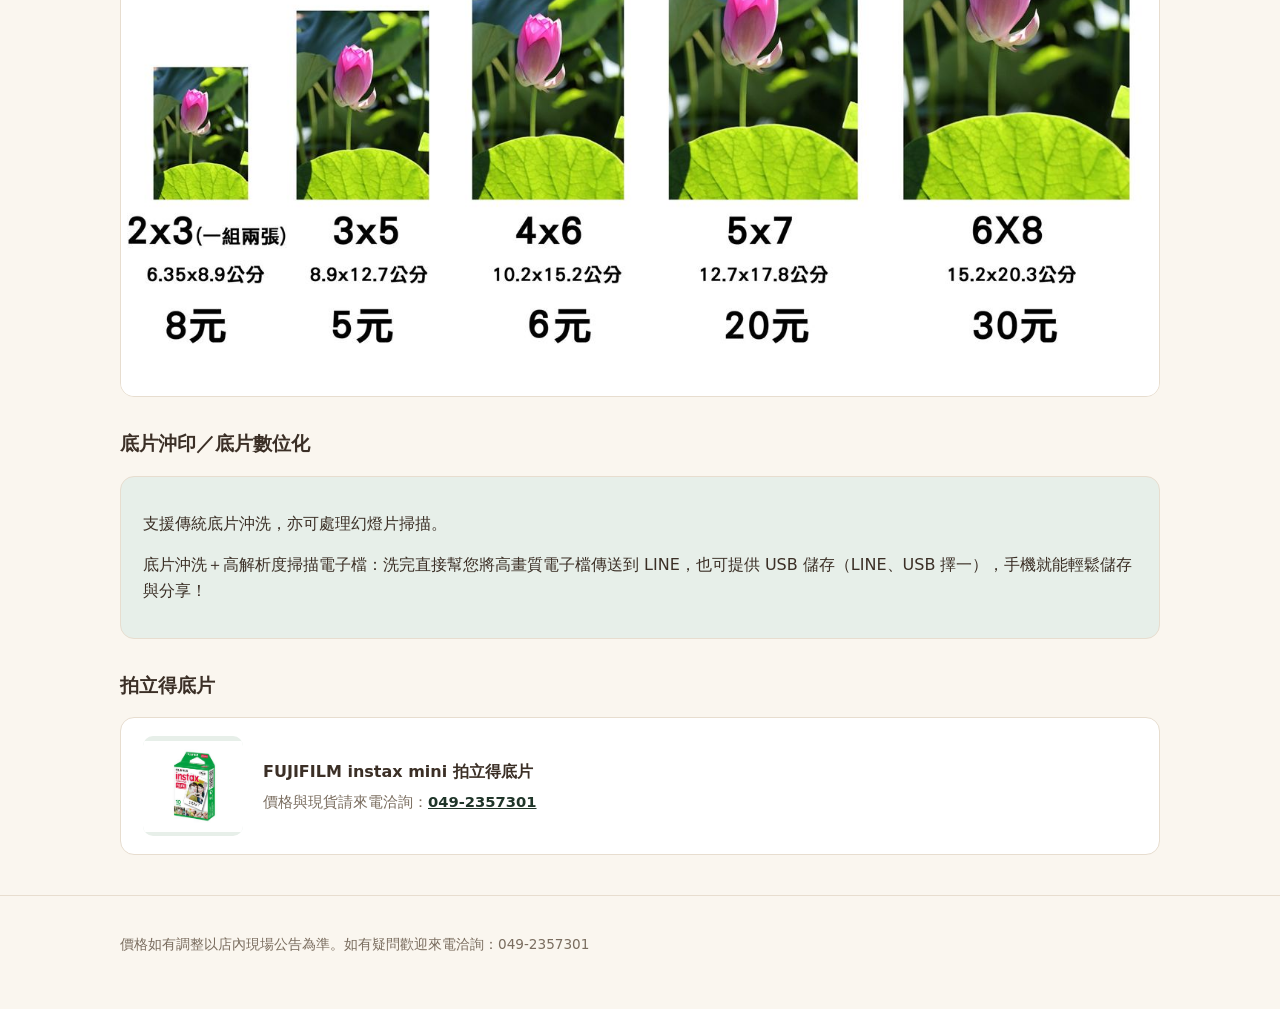
<file: products/photo-printing.html>
<!DOCTYPE html>
<html lang="zh-Hant">
<head>
<meta charset="UTF-8">
<meta name="viewport" content="width=device-width, initial-scale=1.0">
<title>相片沖印價目表｜群美彩色攝影沖印社</title>
<meta name="description" content="群美照相館洗相片尺寸與價格：2x3 到 12x18，各種尺寸沖印價格一覽">
<link rel="stylesheet" href="../assets/css/style.css">
</head>
<body>

<nav class="top-nav"><div class="container top-nav-inner" id="top-nav"><a class="top-nav-link" href="../index.html">首頁</a></div></nav>

<header class="site-header">
  <div class="container">
    <h1 class="shop-name">相片沖印價目表</h1>
    <p class="shop-tagline">群美相館</p>
  </div>
</header>

<div class="container">
  <p class="breadcrumb"><a href="../index.html">← 回首頁</a></p>

  <section class="order-info">
    <h2 class="order-info-title">📸 群美相片沖洗，三步驟搞定！</h2>
    <ol>
      <li><strong>加好友</strong> ➔ LINE 搜尋「群美」或輸入 ID：02357301</li>
      <li><strong>傳照片</strong> ➔ 請在 LINE 建立相簿上傳照片</li>
      <li><strong>留資料</strong> ➔ 傳完後請留言告知：【姓名 / 電話 / 沖洗尺寸】</li>
    </ol>
    <p>我們將陸續為您安排收件。<strong>【急件請來電告知】</strong>，感謝您的配合！</p>
  </section>

  <h2 class="section-title">洗相片</h2>
  <div class="table-wrap">
    <table class="price-table">
      <thead>
        <tr>
          <th>尺寸</th>
          <th>實際尺寸</th>
          <th>備註</th>
          <th>價格</th>
        </tr>
      </thead>
      <tbody id="price-table-body"></tbody>
    </table>
  </div>

  <div class="size-chart-gallery">
    <img src="../assets/images/photo-printing/size-chart-full.jpg" alt="洗相片尺寸示意圖（完整版）" loading="lazy">
    <img src="../assets/images/photo-printing/size-chart-small-sizes.jpg" alt="洗相片尺寸示意圖（小尺寸）" loading="lazy">
  </div>

  <h2 class="section-title">底片沖印／底片數位化</h2>
  <section class="order-info">
    <p>支援傳統底片沖洗，亦可處理幻燈片掃描。</p>
    <p>底片沖洗＋高解析度掃描電子檔：洗完直接幫您將高畫質電子檔傳送到 LINE，也可提供 USB 儲存（LINE、USB 擇一），手機就能輕鬆儲存與分享！</p>
  </section>

  <h2 class="section-title">拍立得底片</h2>
  <div class="instax-card">
    <img src="../assets/images/photo-printing/instax-mini.jpg" alt="FUJIFILM instax mini 拍立得底片">
    <div class="instax-info">
      <p class="instax-name">FUJIFILM instax mini 拍立得底片</p>
      <p class="instax-note">價格與現貨請來電洽詢：<a href="tel:0492357301">049-2357301</a></p>
    </div>
  </div>
</div>

<footer class="site-footer">
  <div class="container">
    <p>價格如有調整以店內現場公告為準。如有疑問歡迎來電洽詢：049-2357301</p>
  </div>
</footer>

<div class="visitor-counter" id="visitor-counter" hidden></div>

<script src="../assets/js/main.js"></script>
<script>
  loadJson("../data/categories.json").then((categories) => {
    renderTopNav(categories, document.getElementById("top-nav"), "../");
  });
  loadJson("../data/photo-printing.json").then((rows) => {
    renderPriceTable(rows, document.getElementById("price-table-body"));
  });
  renderVisitorCounter(document.getElementById("visitor-counter"));
</script>
</body>
</html>
</file>
<file: assets/css/style.css>
:root {
  --color-bg: #faf6ef;
  --color-surface: #ffffff;
  --color-text: #3b2f26;
  --color-text-muted: #7a6d5f;
  --color-accent: #2f4f3e;
  --color-accent-dark: #1f3529;
  --color-accent-soft: #e7efe9;
  --color-border: #e7ddcf;
  --color-badge-soldout: #b5452f;
  --radius: 14px;
  --max-width: 1080px;
}

* { box-sizing: border-box; }

html, body {
  margin: 0;
  padding: 0;
  background: var(--color-bg);
  color: var(--color-text);
  font-family: "Noto Sans TC", "PingFang TC", "Microsoft JhengHei", system-ui, sans-serif;
  line-height: 1.6;
}

a { color: var(--color-accent); }

.container {
  max-width: var(--max-width);
  margin: 0 auto;
  padding: 0 20px;
}

/* Top nav (Apple/Nike-style category bar, sticky across all pages) */
.top-nav {
  position: sticky;
  top: 0;
  z-index: 50;
  background: rgba(255, 255, 255, 0.92);
  backdrop-filter: blur(6px);
  border-bottom: 1px solid var(--color-border);
}

.top-nav-inner {
  display: flex;
  flex-wrap: nowrap;
  overflow-x: auto;
  gap: 4px;
  padding: 10px 20px;
  scrollbar-width: none;
}

.top-nav-inner::-webkit-scrollbar { display: none; }

.top-nav-link {
  color: var(--color-text);
  text-decoration: none;
  font-size: 0.85rem;
  font-weight: 600;
  padding: 6px 14px;
  border-radius: 999px;
  white-space: nowrap;
  flex-shrink: 0;
}

.top-nav-link:hover {
  background: var(--color-accent-soft);
  color: var(--color-accent-dark);
}

/* Header */
.site-header {
  background: var(--color-accent);
  color: #fff;
  padding: 28px 0 24px;
}

.site-header .shop-name {
  margin: 0;
  font-size: 1.6rem;
  font-weight: 700;
}

.site-header .shop-tagline {
  margin: 4px 0 0;
  color: #d9e6dd;
  font-size: 0.95rem;
}

.breadcrumb {
  padding: 14px 0;
  font-size: 0.9rem;
}

.breadcrumb a { text-decoration: none; }

/* Contact info card */
.contact-card {
  background: var(--color-surface);
  border: 1px solid var(--color-border);
  border-radius: var(--radius);
  padding: 20px 24px;
  margin: -20px auto 32px;
  max-width: var(--max-width);
  box-shadow: 0 4px 14px rgba(59, 47, 38, 0.06);
  position: relative;
  z-index: 1;
}

.contact-card dl {
  display: grid;
  grid-template-columns: auto 1fr;
  gap: 6px 14px;
  margin: 0;
}

.contact-card dt {
  color: var(--color-text-muted);
  font-size: 0.9rem;
  white-space: nowrap;
}

.contact-card dd {
  margin: 0;
}

.contact-links {
  margin-top: 14px;
  display: flex;
  flex-wrap: wrap;
  gap: 10px;
}

.contact-links a {
  display: inline-flex;
  align-items: center;
  gap: 6px;
  background: var(--color-accent-soft);
  color: var(--color-accent-dark);
  text-decoration: none;
  padding: 8px 14px;
  border-radius: 999px;
  font-size: 0.9rem;
  font-weight: 600;
}

.contact-links a:hover { background: #d9e9dd; }

.link-icon {
  width: 16px;
  height: 16px;
  object-fit: contain;
  display: block;
}

/* Section titles */
.section-title {
  font-size: 1.2rem;
  margin: 0 0 16px;
  padding-top: 8px;
}

/* Price table */
.table-wrap {
  overflow-x: auto;
  margin-bottom: 24px;
  border: 1px solid var(--color-border);
  border-radius: var(--radius);
}

.price-table {
  width: 100%;
  border-collapse: collapse;
  background: var(--color-surface);
  font-size: 0.92rem;
}

.price-table th,
.price-table td {
  padding: 12px 16px;
  text-align: left;
  white-space: nowrap;
}

.price-table thead th {
  background: var(--color-accent-soft);
  color: var(--color-accent-dark);
  font-weight: 700;
}

.price-table tbody tr:not(:last-child) {
  border-bottom: 1px solid var(--color-border);
}

.price-table .col-note {
  color: var(--color-text-muted);
  white-space: normal;
}

.price-table .col-price {
  font-weight: 700;
  color: var(--color-accent-dark);
}

.size-chart-gallery {
  display: flex;
  flex-direction: column;
  gap: 16px;
  margin-bottom: 24px;
}

.size-chart-gallery img {
  width: 100%;
  height: auto;
  border-radius: var(--radius);
  border: 1px solid var(--color-border);
  background: var(--color-surface);
}

.instax-card {
  display: flex;
  align-items: center;
  gap: 20px;
  background: var(--color-surface);
  border: 1px solid var(--color-border);
  border-radius: var(--radius);
  padding: 18px 22px;
  margin-bottom: 24px;
}

.instax-card img {
  width: 100px;
  height: 100px;
  object-fit: contain;
  flex-shrink: 0;
  background: var(--color-accent-soft);
  border-radius: 10px;
}

.instax-name {
  margin: 0 0 6px;
  font-weight: 700;
}

.instax-note {
  margin: 0;
  color: var(--color-text-muted);
  font-size: 0.92rem;
}

.instax-note a {
  font-weight: 700;
  color: var(--color-accent-dark);
}

.partner-card {
  display: flex;
  align-items: flex-start;
  gap: 20px;
  background: var(--color-surface);
  border: 1px solid var(--color-border);
  border-radius: var(--radius);
  padding: 22px 26px;
  margin-bottom: 20px;
}

.partner-icon {
  font-size: 2.2rem;
  flex-shrink: 0;
}

.partner-title {
  margin: 0 0 6px;
  font-weight: 700;
  font-size: 1.05rem;
}

.partner-desc {
  margin: 0 0 14px;
  color: var(--color-text-muted);
  font-size: 0.9rem;
}

.partner-link {
  display: inline-block;
  background: var(--color-accent);
  color: #fff;
  font-weight: 700;
  padding: 9px 20px;
  border-radius: 999px;
  text-decoration: none;
  font-size: 0.9rem;
}

.partner-link:hover { background: var(--color-accent-dark); }

/* Category grid */
.category-grid {
  display: grid;
  grid-template-columns: repeat(auto-fill, minmax(220px, 1fr));
  gap: 16px;
  margin-bottom: 40px;
}

.category-card {
  background: var(--color-surface);
  border: 1px solid var(--color-border);
  border-radius: var(--radius);
  padding: 20px;
  text-decoration: none;
  color: var(--color-text);
  display: flex;
  flex-direction: column;
  gap: 8px;
  position: relative;
  transition: transform 0.15s ease, box-shadow 0.15s ease;
}

.category-number {
  position: absolute;
  top: 14px;
  right: 14px;
  width: 24px;
  height: 24px;
  border-radius: 50%;
  background: var(--color-accent-soft);
  color: var(--color-accent-dark);
  font-size: 0.78rem;
  font-weight: 700;
  display: flex;
  align-items: center;
  justify-content: center;
}

.subtag-label {
  font-size: 0.78rem;
  color: var(--color-text-muted);
  margin: 2px 0 -2px;
}

.subtag-wrap {
  display: flex;
  flex-wrap: wrap;
  gap: 6px;
}

.subtag {
  background: var(--color-accent-soft);
  color: var(--color-accent-dark);
  font-size: 0.76rem;
  padding: 3px 10px;
  border-radius: 999px;
}

.subtag.is-soon {
  background: transparent;
  border: 1px dashed var(--color-border);
  color: var(--color-text-muted);
}

.service-tag {
  align-self: flex-start;
  background: var(--color-accent-dark);
  color: #fff;
  font-size: 0.74rem;
  font-weight: 700;
  padding: 3px 10px;
  border-radius: 999px;
}

.category-card.is-available:hover {
  transform: translateY(-2px);
  box-shadow: 0 8px 18px rgba(59, 47, 38, 0.1);
}

.category-card .icon { font-size: 1.8rem; }

.category-card .title {
  font-weight: 700;
  font-size: 1.05rem;
}

.category-card .desc {
  font-size: 0.85rem;
  color: var(--color-text-muted);
  flex-grow: 1;
}

.status-row {
  display: flex;
  align-items: center;
  gap: 8px;
  flex-wrap: wrap;
}

.category-card .status {
  font-size: 0.78rem;
  font-weight: 600;
  padding: 3px 10px;
  border-radius: 999px;
}

.category-card.is-available .status {
  background: var(--color-accent-soft);
  color: var(--color-accent-dark);
}

.count-badge {
  font-size: 0.78rem;
  color: var(--color-text-muted);
  font-weight: 600;
}

.category-card.is-soon {
  cursor: default;
}

.category-card.is-soon .icon,
.category-card.is-soon .title {
  opacity: 0.65;
}

.category-card.is-soon .status {
  background: #f1ece2;
  color: var(--color-text-muted);
}

.inquiry-line {
  margin: 0;
  font-size: 0.78rem;
  color: var(--color-text-muted);
}

.inquiry-link {
  font-weight: 700;
  color: var(--color-accent-dark);
  text-decoration: underline;
}

/* Order info box */
.order-info {
  background: var(--color-accent-soft);
  border: 1px solid var(--color-border);
  border-radius: var(--radius);
  padding: 18px 22px;
  margin-bottom: 24px;
}

.order-info-title {
  margin: 0 0 8px;
  font-size: 1.05rem;
}

.order-info ol,
.order-info ul {
  margin: 8px 0;
  padding-left: 1.4em;
}

.order-info li {
  margin-bottom: 4px;
}

.order-info-contact {
  margin: 10px 0 0;
  font-weight: 700;
  color: var(--color-accent-dark);
}

.font-chart-img {
  display: block;
  width: 100%;
  max-width: 640px;
  margin: 14px 0 0;
  border-radius: 10px;
  border: 1px solid var(--color-border);
  background: #fff;
}

/* FAQ accordion */
.faq-list {
  display: flex;
  flex-direction: column;
  gap: 10px;
  margin-bottom: 24px;
}

.faq-item {
  background: var(--color-surface);
  border: 1px solid var(--color-border);
  border-radius: var(--radius);
  padding: 4px 18px;
}

.faq-item summary {
  padding: 14px 0;
  font-weight: 700;
  cursor: pointer;
  list-style: none;
}

.faq-item summary::-webkit-details-marker { display: none; }

.faq-item summary::before {
  content: "▸";
  display: inline-block;
  width: 1.2em;
  color: var(--color-accent-dark);
}

.faq-item[open] summary::before { content: "▾"; }

.faq-item p {
  margin: 0 0 16px 1.2em;
  color: var(--color-text-muted);
  font-size: 0.92rem;
}

/* Filters (name-stickers page) */
.filter-bar {
  display: flex;
  flex-wrap: wrap;
  gap: 8px;
  margin-bottom: 16px;
}

.filter-chip {
  border: 1px solid var(--color-border);
  background: var(--color-surface);
  color: var(--color-text);
  padding: 7px 16px;
  border-radius: 999px;
  font-size: 0.88rem;
  cursor: pointer;
}

.filter-chip.is-coming-soon {
  color: var(--color-text-muted);
  border-style: dashed;
}

.filter-chip.is-active {
  background: var(--color-accent);
  border-color: var(--color-accent);
  color: #fff;
}

.search-box {
  width: 100%;
  padding: 12px 16px;
  border-radius: 999px;
  border: 1px solid var(--color-border);
  font-size: 1rem;
  margin-bottom: 20px;
  background: var(--color-surface);
}

.search-box:focus {
  outline: 2px solid var(--color-accent);
  outline-offset: 1px;
}

.result-count {
  color: var(--color-text-muted);
  font-size: 0.88rem;
  margin: 0 0 14px;
}

/* Product grid */
.product-grid {
  display: grid;
  grid-template-columns: repeat(auto-fill, minmax(150px, 1fr));
  gap: 14px;
  margin-bottom: 40px;
}

.product-card {
  background: var(--color-surface);
  border: 1px solid var(--color-border);
  border-radius: var(--radius);
  overflow: hidden;
  display: flex;
  flex-direction: column;
  position: relative;
  cursor: pointer;
}

.product-card:hover {
  box-shadow: 0 6px 16px rgba(59, 47, 38, 0.1);
}

.product-card .thumb-wrap {
  aspect-ratio: 1 / 1;
  background: var(--color-accent-soft);
  display: flex;
  align-items: center;
  justify-content: center;
  overflow: hidden;
  position: relative;
}

.product-card img {
  width: 100%;
  height: 100%;
  object-fit: cover;
  display: block;
}

.product-card .no-image {
  color: var(--color-text-muted);
  font-size: 0.78rem;
  text-align: center;
  padding: 10px;
}

.product-card .info {
  padding: 10px 12px 12px;
}

.product-card .name {
  font-weight: 600;
  font-size: 0.92rem;
  margin: 0 0 4px;
}

.product-card .meta {
  font-size: 0.78rem;
  color: var(--color-text-muted);
  margin: 0 0 6px;
}

.product-card .price {
  font-weight: 700;
  color: var(--color-accent-dark);
  font-size: 1rem;
}

.badge-soldout,
.badge-gift {
  position: absolute;
  right: 8px;
  color: #fff;
  font-size: 0.72rem;
  font-weight: 700;
  padding: 3px 9px;
  border-radius: 999px;
}

.badge-soldout {
  top: 8px;
  background: var(--color-badge-soldout);
}

.badge-gift {
  top: 8px;
  background: var(--color-accent);
}

.badge-soldout + .badge-gift,
.badge-gift + .badge-soldout {
  top: 36px;
}

.id-tag {
  color: var(--color-text-muted);
  font-weight: 400;
  font-size: 0.82rem;
}

.empty-state {
  text-align: center;
  color: var(--color-text-muted);
  padding: 40px 0;
}

/* Footer */
.site-footer {
  border-top: 1px solid var(--color-border);
  padding: 24px 0 40px;
  color: var(--color-text-muted);
  font-size: 0.85rem;
  margin-top: 40px;
}

@media (max-width: 480px) {
  .contact-card dl { grid-template-columns: 1fr; }
  .contact-card dt { margin-top: 6px; }
}

/* Visitor counter */
.visitor-counter {
  position: fixed;
  right: 16px;
  bottom: 16px;
  background: rgba(255, 255, 255, 0.92);
  backdrop-filter: blur(4px);
  border: 1px solid var(--color-border);
  border-radius: 999px;
  padding: 6px 14px;
  font-size: 0.78rem;
  color: var(--color-text-muted);
  box-shadow: 0 2px 10px rgba(0, 0, 0, 0.1);
  z-index: 40;
}

.visitor-counter[hidden] { display: none; }

/* Product detail modal */
.modal-overlay {
  position: fixed;
  inset: 0;
  background: rgba(30, 24, 18, 0.6);
  display: flex;
  align-items: center;
  justify-content: center;
  padding: 20px;
  z-index: 100;
}

.modal-overlay[hidden] { display: none; }

.modal-box {
  background: var(--color-surface);
  border-radius: var(--radius);
  max-width: 640px;
  width: 100%;
  max-height: 90vh;
  overflow-y: auto;
  position: relative;
  padding: 20px;
}

.modal-close {
  position: absolute;
  top: 10px;
  right: 10px;
  width: 36px;
  height: 36px;
  border-radius: 999px;
  border: none;
  background: var(--color-accent-soft);
  color: var(--color-accent-dark);
  font-size: 1.4rem;
  line-height: 1;
  cursor: pointer;
  z-index: 1;
}

.modal-images {
  display: flex;
  gap: 14px;
  flex-wrap: wrap;
  margin-bottom: 16px;
}

.modal-image-block {
  flex: 1 1 200px;
  text-align: center;
}

.modal-img {
  width: 100%;
  max-height: 320px;
  object-fit: contain;
  background: var(--color-accent-soft);
  border-radius: 10px;
}

.modal-image-block .no-image {
  aspect-ratio: 1 / 1;
  background: var(--color-accent-soft);
  border-radius: 10px;
  display: flex;
  align-items: center;
  justify-content: center;
  color: var(--color-text-muted);
}

.modal-image-caption {
  margin: 8px 0 0;
  font-size: 0.85rem;
  color: var(--color-text-muted);
}

.modal-name {
  margin: 0 0 6px;
  font-size: 1.2rem;
}

.modal-meta {
  color: var(--color-text-muted);
  margin: 0 0 8px;
}

.modal-price {
  font-size: 1.3rem;
  font-weight: 700;
  color: var(--color-accent-dark);
  margin: 0 0 8px;
}

.modal-soldout {
  display: inline-block;
  background: var(--color-badge-soldout);
  color: #fff;
  font-weight: 700;
  font-size: 0.85rem;
  padding: 4px 12px;
  border-radius: 999px;
  margin: 0;
}
</file>
